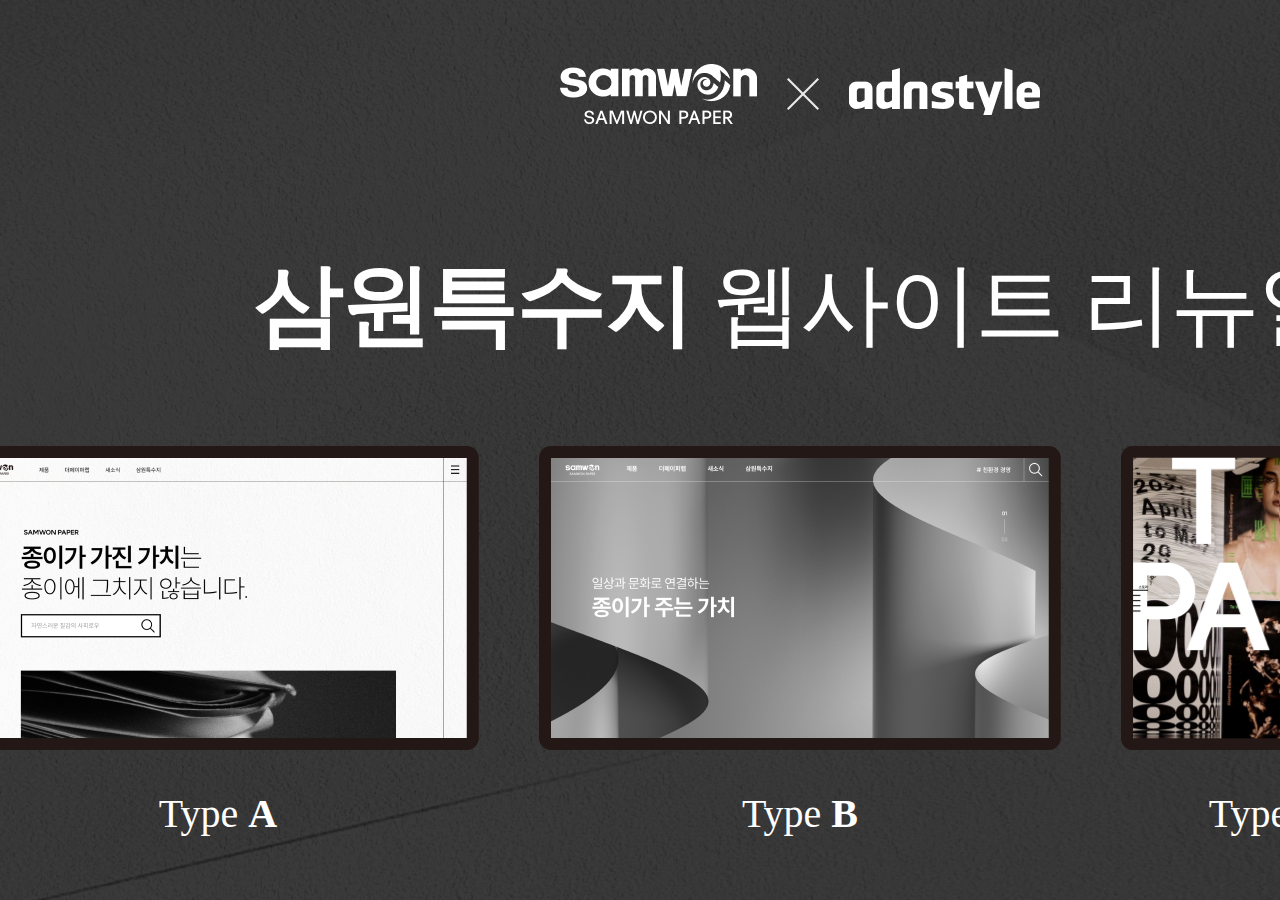
<file: index.html>
<!DOCTYPE html>
<html lang="ko">
<head>
	<meta charset="UTF-8">
	<meta http-equiv="X-UA-Compatible" content="ie=edge">
	<!-- <meta name="viewport" content="width=device-width, initial-scale=1.0, minimum-scale=1.0, maximum-scale=1.0, user-scalable=no,viewport-fit=cover"> -->
	<meta name="apple-mobile-web-app-capable" content="yes">
	<meta name="apple-mobile-web-app-status-bar-style" content="black-translucent">
	<meta name="format-detection" content="telephone=no">
	<link rel="shortcut icon" href="https://www.samwonpaper.com/images/common/favicon.ico">
	<link rel="shortcut icon" href="#" type="image/x-icon" />
	<meta name="description" content="최고의 종이전문가들이 최상의 선택을 지원합니다. 종이에 대한 모든 것, 삼원특수지" />
	<meta name="keywords" content="종이, 특수지, 디자인, 인쇄용지, 그래픽디자인, 그래픽디자인용지, 산업용지, 타이벡, 크라프트지, 얼스팩, 삼원페이퍼, 삼원종이, 페이퍼모어, 페이퍼모아, 페이퍼갤러리, 삼원갤러리, 삼원페이퍼갤러리, 에프에스씨, FSC, 친환경, 사탕수수, 비목재, 재생지, 코튼지, 색지, 두성, 두성종이, 인더페이퍼갤러리, 인더페이퍼, 서경, 지업사, 아트스퀘어, 파브리아노, 하네뮬레, 아르쉐, 아르쉬, 스케치북, 종이쇼핑몰, 명함, 카드, 택, 패키지, 레터프레스, 캘리그라피, 캘리, 판화, 판화지, 수채화, 수채화지, 한지, 합성지, 리소, 리소그래피, 장학재단, 삼원장학재단, 지헌장학재단, 아조위긴스, 아조, 니나, 페드리고니, 페드리, 시각디자인, 친환경종이, 식품인증, 식품인증종이, 종이케이스, 라벨, 인디고, 디지털프린트, 디지털프린팅, 제록스, 디쎈, 쇼핑백">
	<meta property="og:type" content="website" />
	<meta property="og:title" content="삼원특수지" />
	<meta property="og:url" content="https://www.samwonpaper.com" />
	<meta property="og:description" content="종이에 대한 모든 것, 삼원특수지" />
	<meta property="og:image" content="https://www.samwonpaper.com/m/images/temp/kakako_intro.png" />
	<meta name="robots" content="INDEX,FOLLOW" />
	<title>삼원특수지 제안</title>
	<style>
		/* reset */
		html, body, div, span, applet, object, iframe, h1, h2, h3, h4, h5, h6, p, blockquote, pre, a, abbr, acronym, address, big, cite, code, del, dfn, em, img, ins, kbd, q, s, samp, small, strike, strong, sub, sup, tt, var, b, u, i, center, dl, dt, dd, ol, ul, li, fieldset, form, label, legend, table, caption, tbody, tfoot, thead, tr, th, td, article, aside, canvas, details, embed, figure, figcaption, footer, header, hgroup, menu, nav, output, ruby, section, summary, time, mark, audio, video {
		margin: 0;
		padding: 0;
		border: 0;
		vertical-align: baseline;
		font-style: normal;
	}

	article, aside, details, figcaption, figure, footer, header, hgroup, menu, nav, section { display: block; }
	html, body {
		height: 100%;
		-webkit-text-size-adjust: none;
	}
	body, button, h1, h2, h3, h4, h5, h6, input, select, table, textarea {
		line-height: 1.5;
		color: inherit;
		font: inherit;
	}
	ol, ul, li { list-style: none; }
	a { color: inherit; text-decoration: none; }
	html, body {
  	height: 100%;
		font-weight: 400;
	}
	*, *:before, *:after { box-sizing: border-box; }
	body { background: url('./img/bg.webp') 50% 50% repeat; }
	.wrapper {
		display: flex;
		flex-direction: column;
		justify-content: center;
		align-items: center;
		min-height: 100vh;
		height: 100%;
		/* padding: 150px 0 0; */
		color: #fff;
		min-width: 1600px;
		/* background-size: cover; */
	}
	.str { font-weight: 700; }
	.logo {
		overflow: hidden;
		width: 480px;
		height: 0;
		max-height: 0;
		padding-top: 60px;
		background: url('./img/logo.png') 50% 50% no-repeat;
	}
	.title {
		margin-top: 120px;
		font-size: 90px;
		font-weight: 200;
		letter-spacing: -.15rem;
	}
	.landings {
		display: flex;
		justify-content: center;
		gap: 60px;
		width: 100%;
		margin-top: 80px;
	}
	.landings  .item {
		display: flex;
		flex-direction: column;
		gap: 40px;
		font-size: 40px;
		font-weight: 200;
		text-align: center;
	}
	
	.landings  .item .img {
		width: 522px;
		height: 304px;
		background-position: 50% 50%;
		background-repeat: no-repeat;
		background-size: cover;
	}
	</style>
<body>
<div class="wrapper">
  <h1 class="logo">SAMWON PAPER X adnstyle</h1>
	<div class="title"><strong class="str">삼원특수지</strong> 웹사이트 리뉴얼</div>
	<div class="landings">
		<a href="./a/index.html" target="_blank" class="item">
			<span class="img" style="background-image: url('./img/img1.png');"></span>
			<span>Type <strong class="str">A</strong></span>
		</a>
		<a href="./b/index.html" target="_blank" class="item">
			<span class="img" style="background-image: url('./img/img2.png');"></span>
			<span>Type <strong class="str">B</strong></span>
		</a>
		<a href="./c/index.html" target="_blank" class="item">
			<span class="img" style="background-image: url('./img/img3.png');"></span>
			<span>Type <strong class="str">The Paper Lab</strong></span>
		</a>
	</div>
  
</div>	
</body>
</html>
</file>
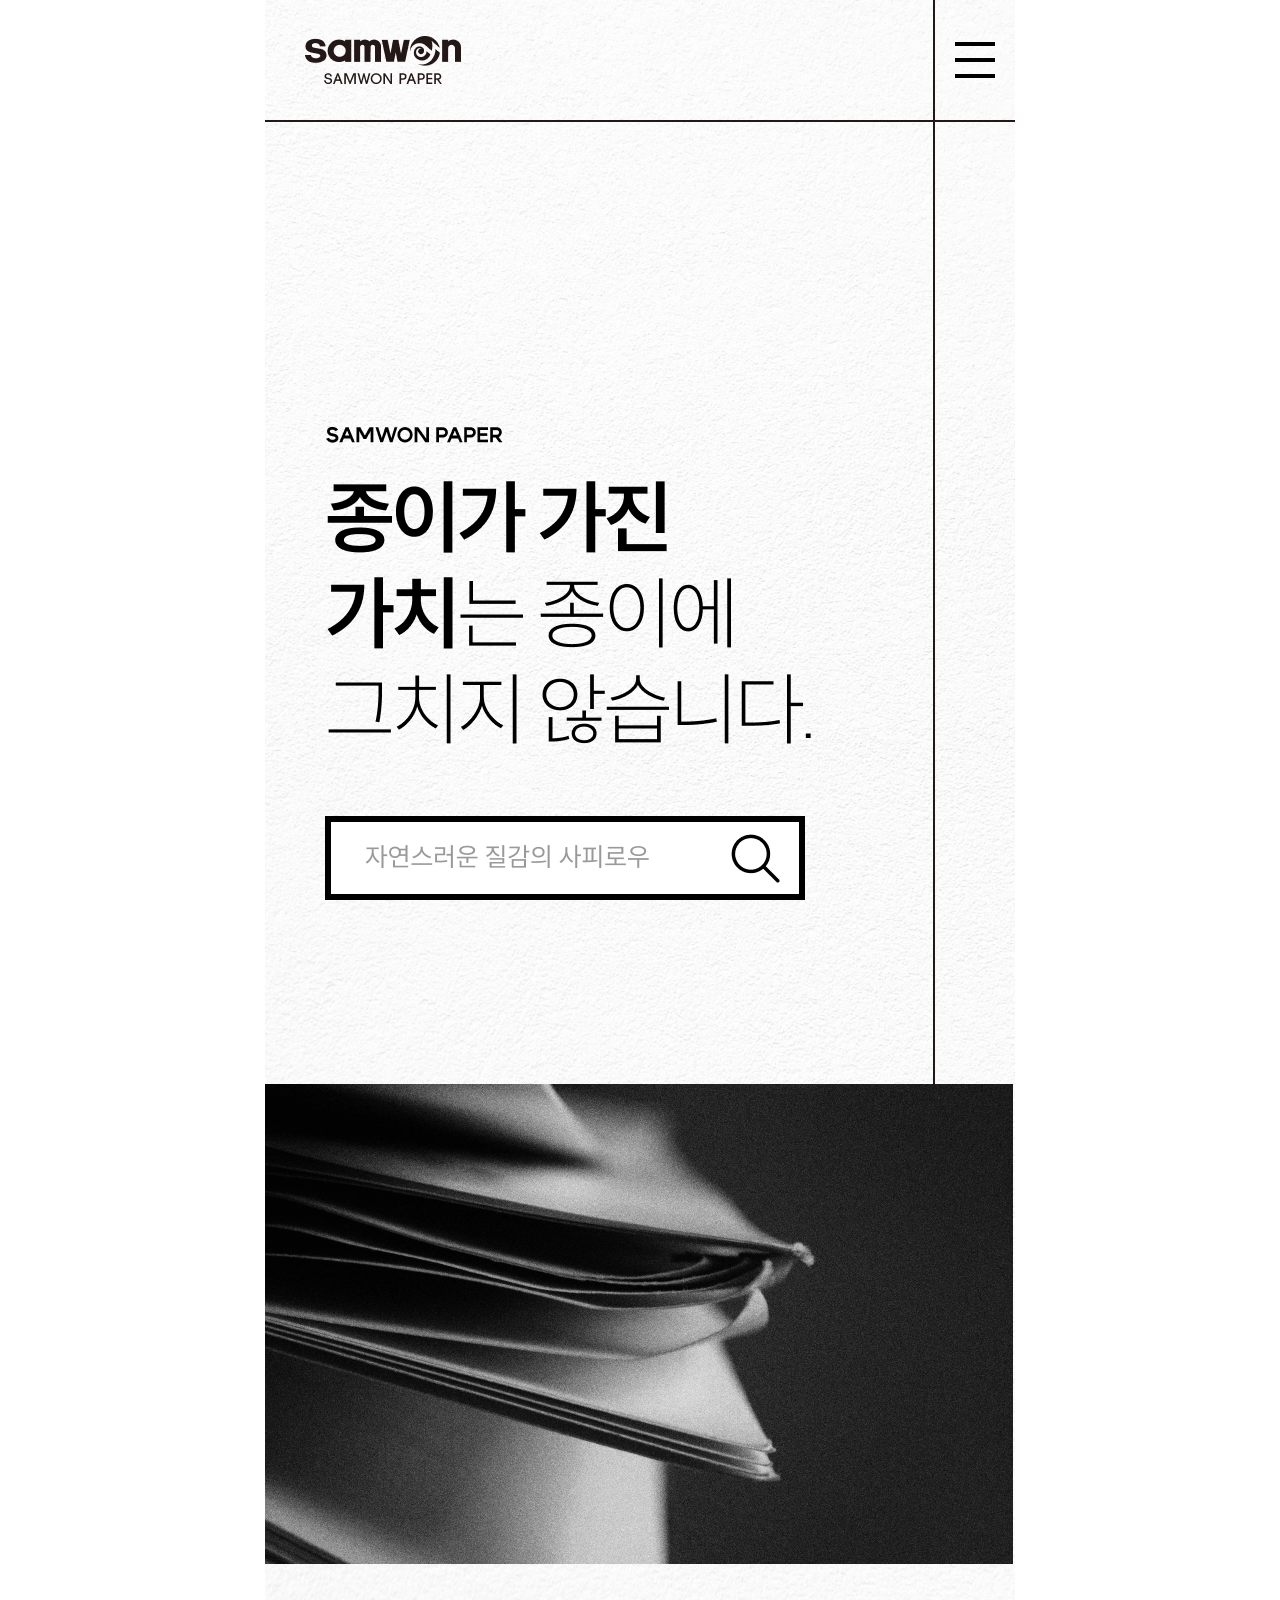
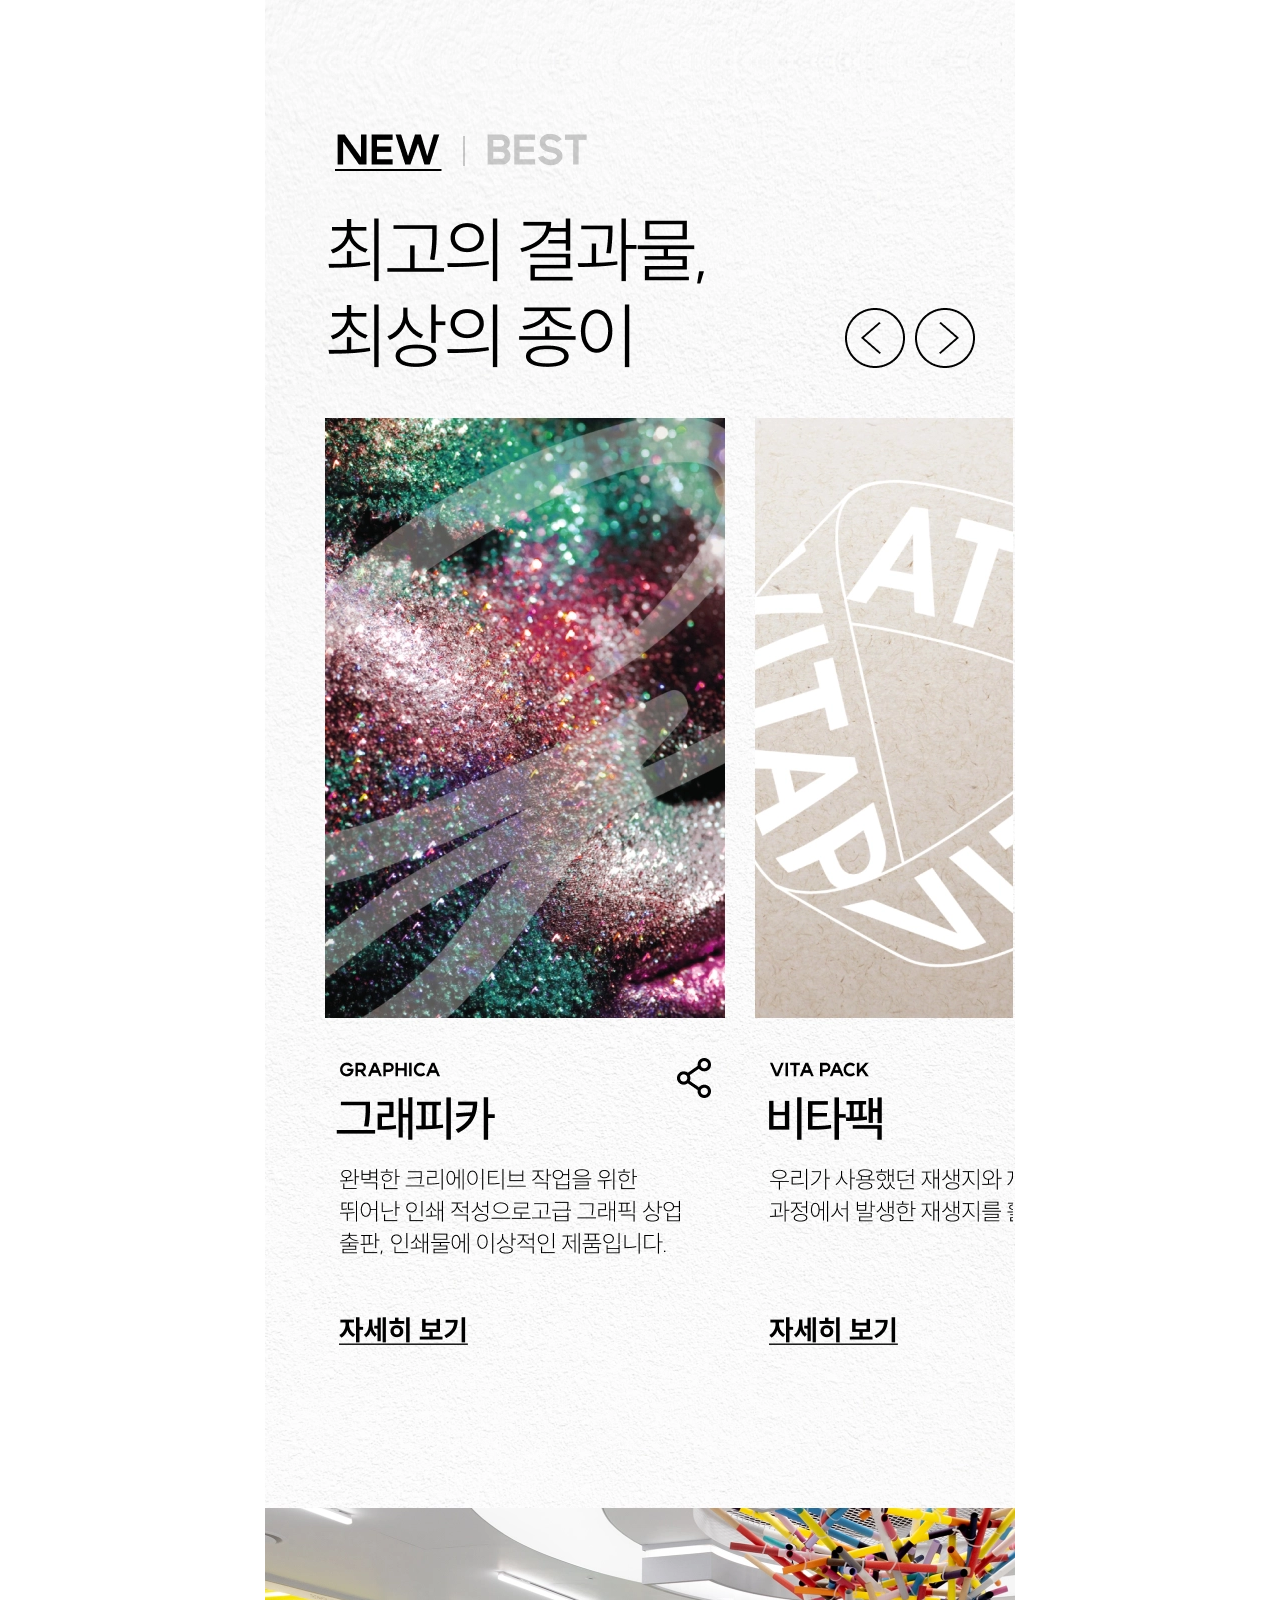
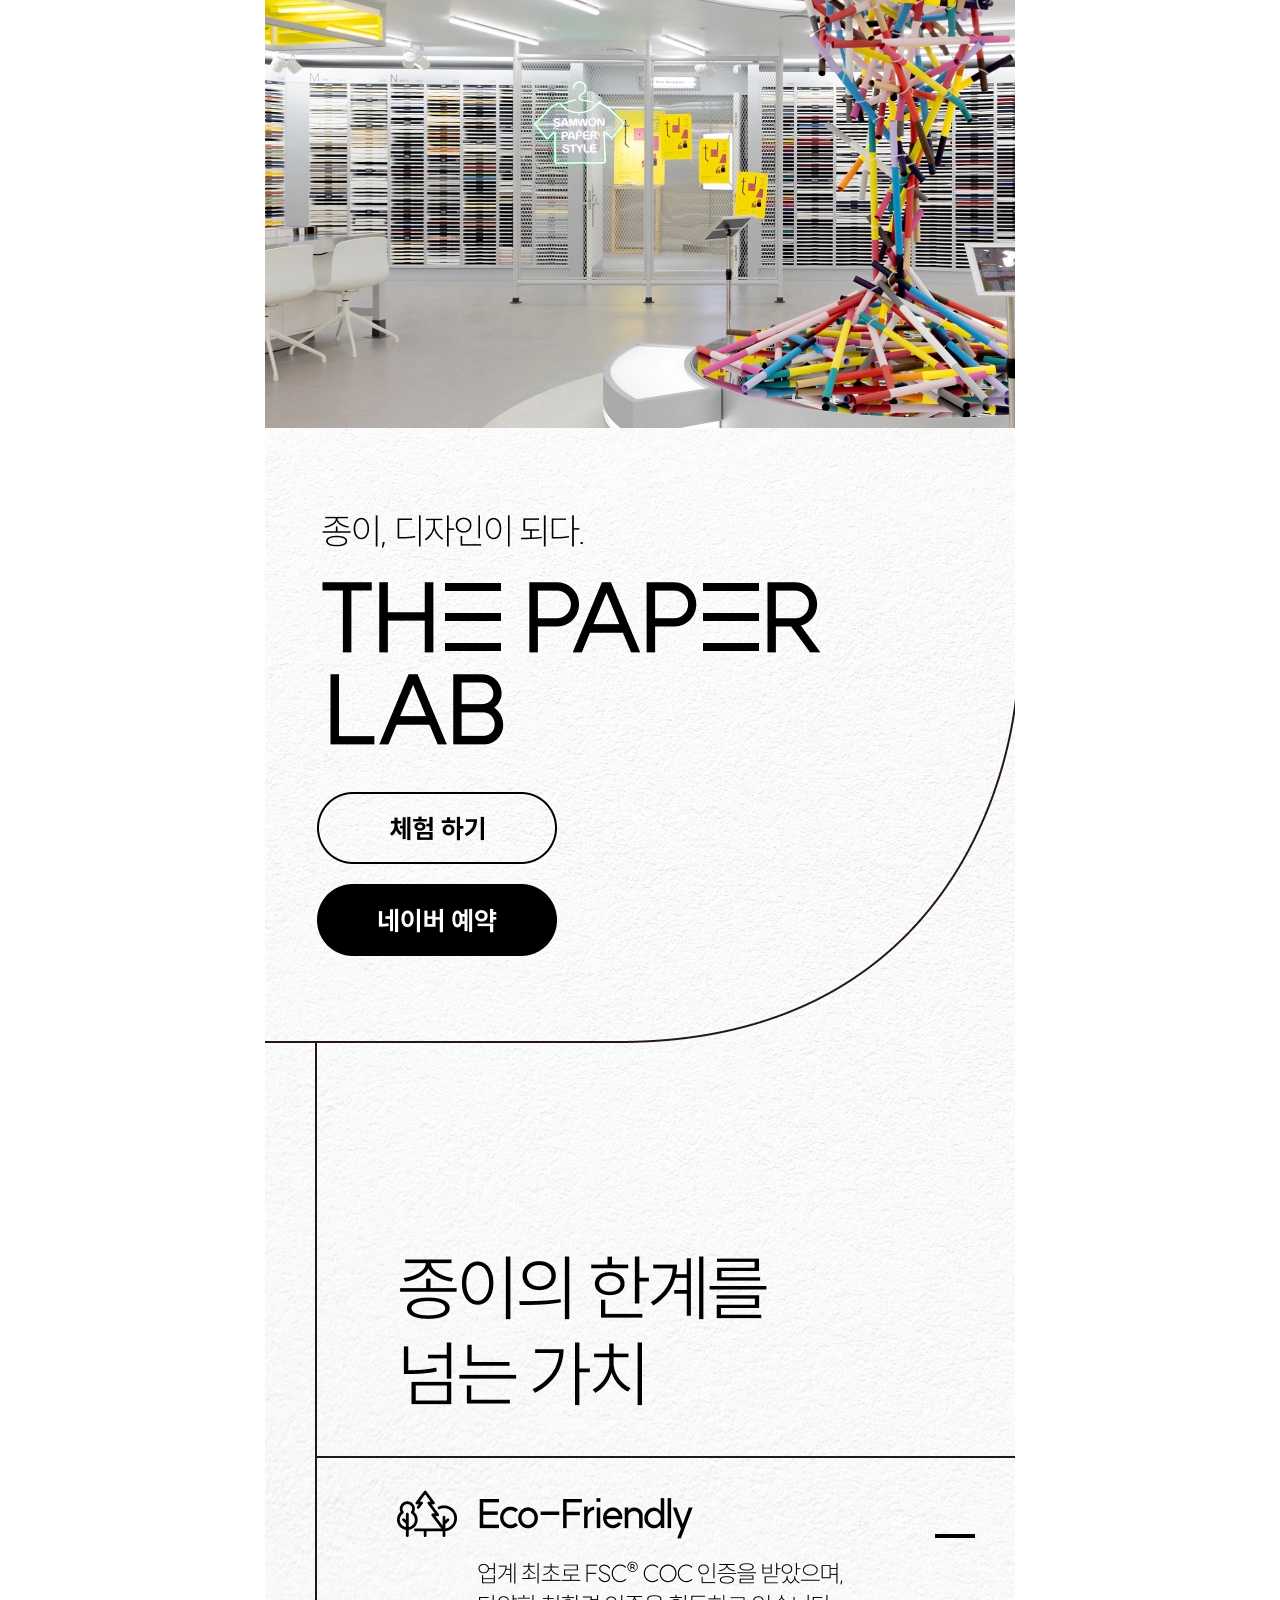
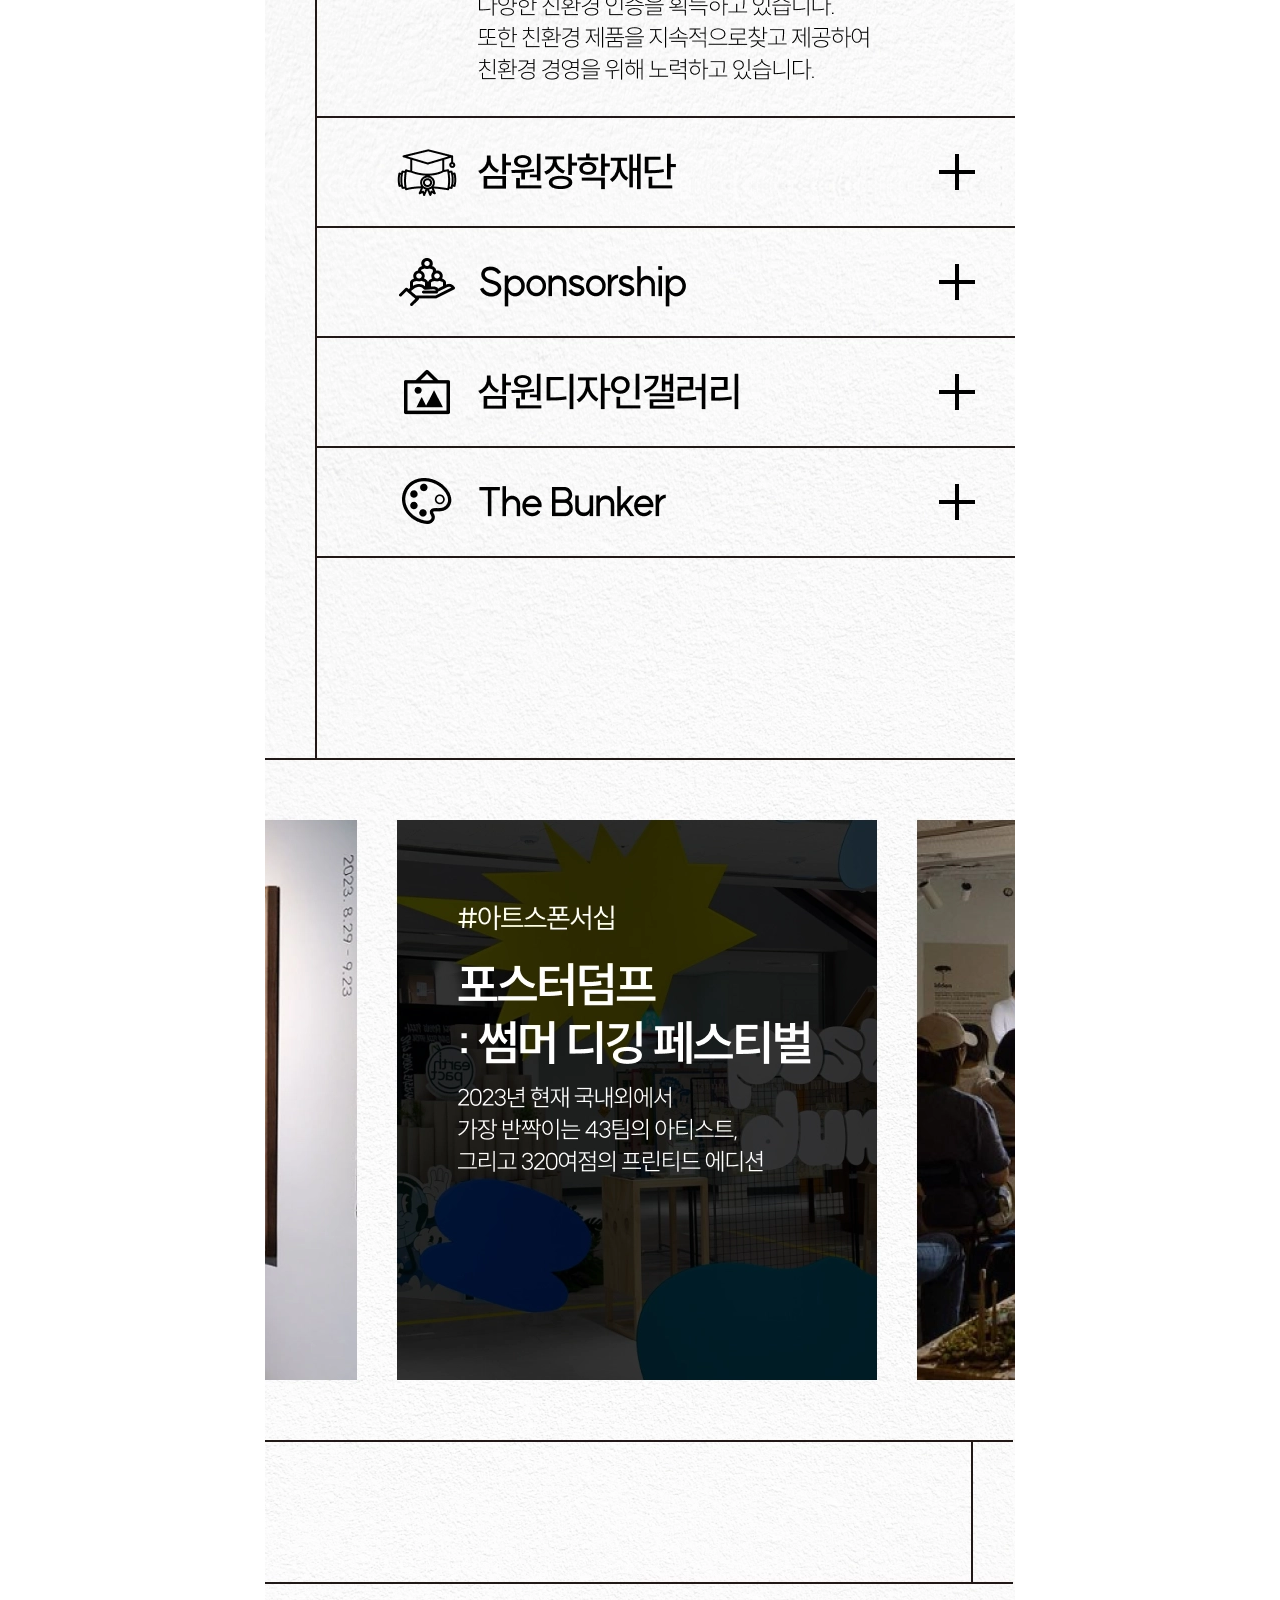
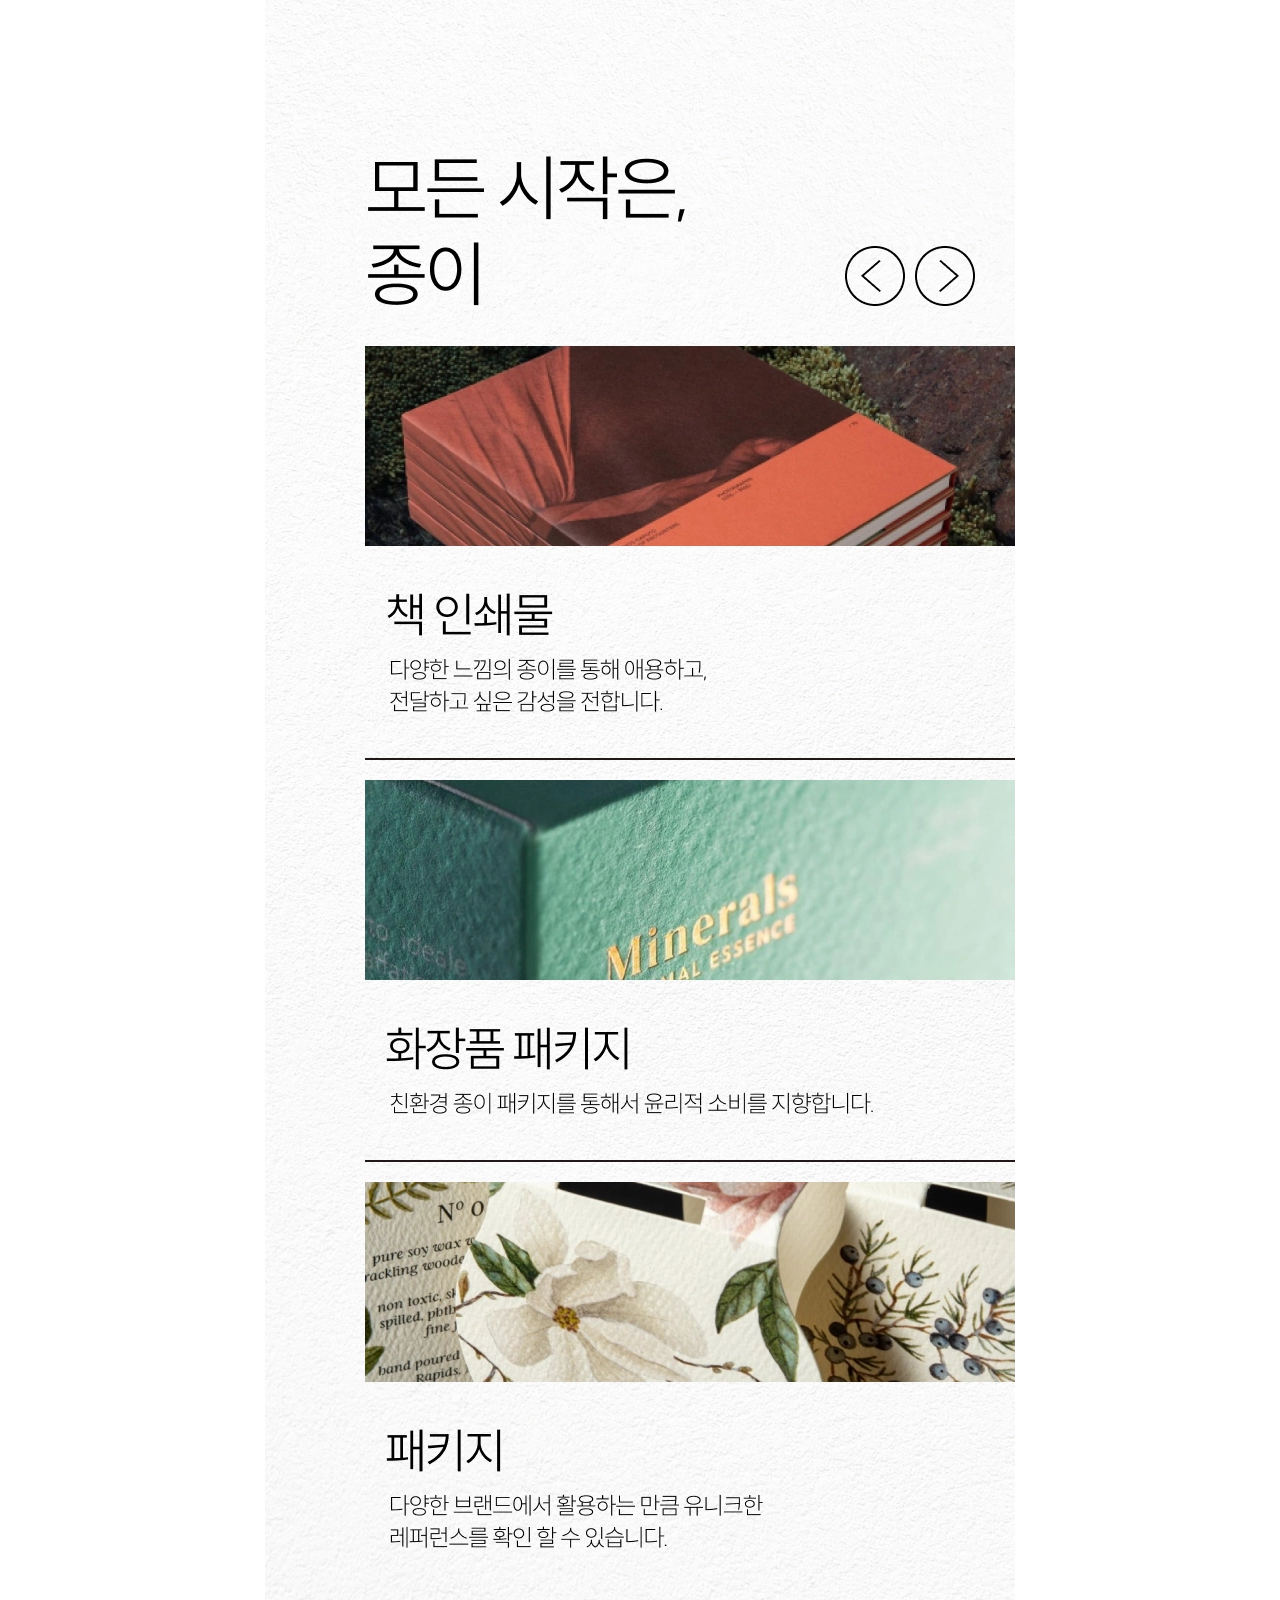
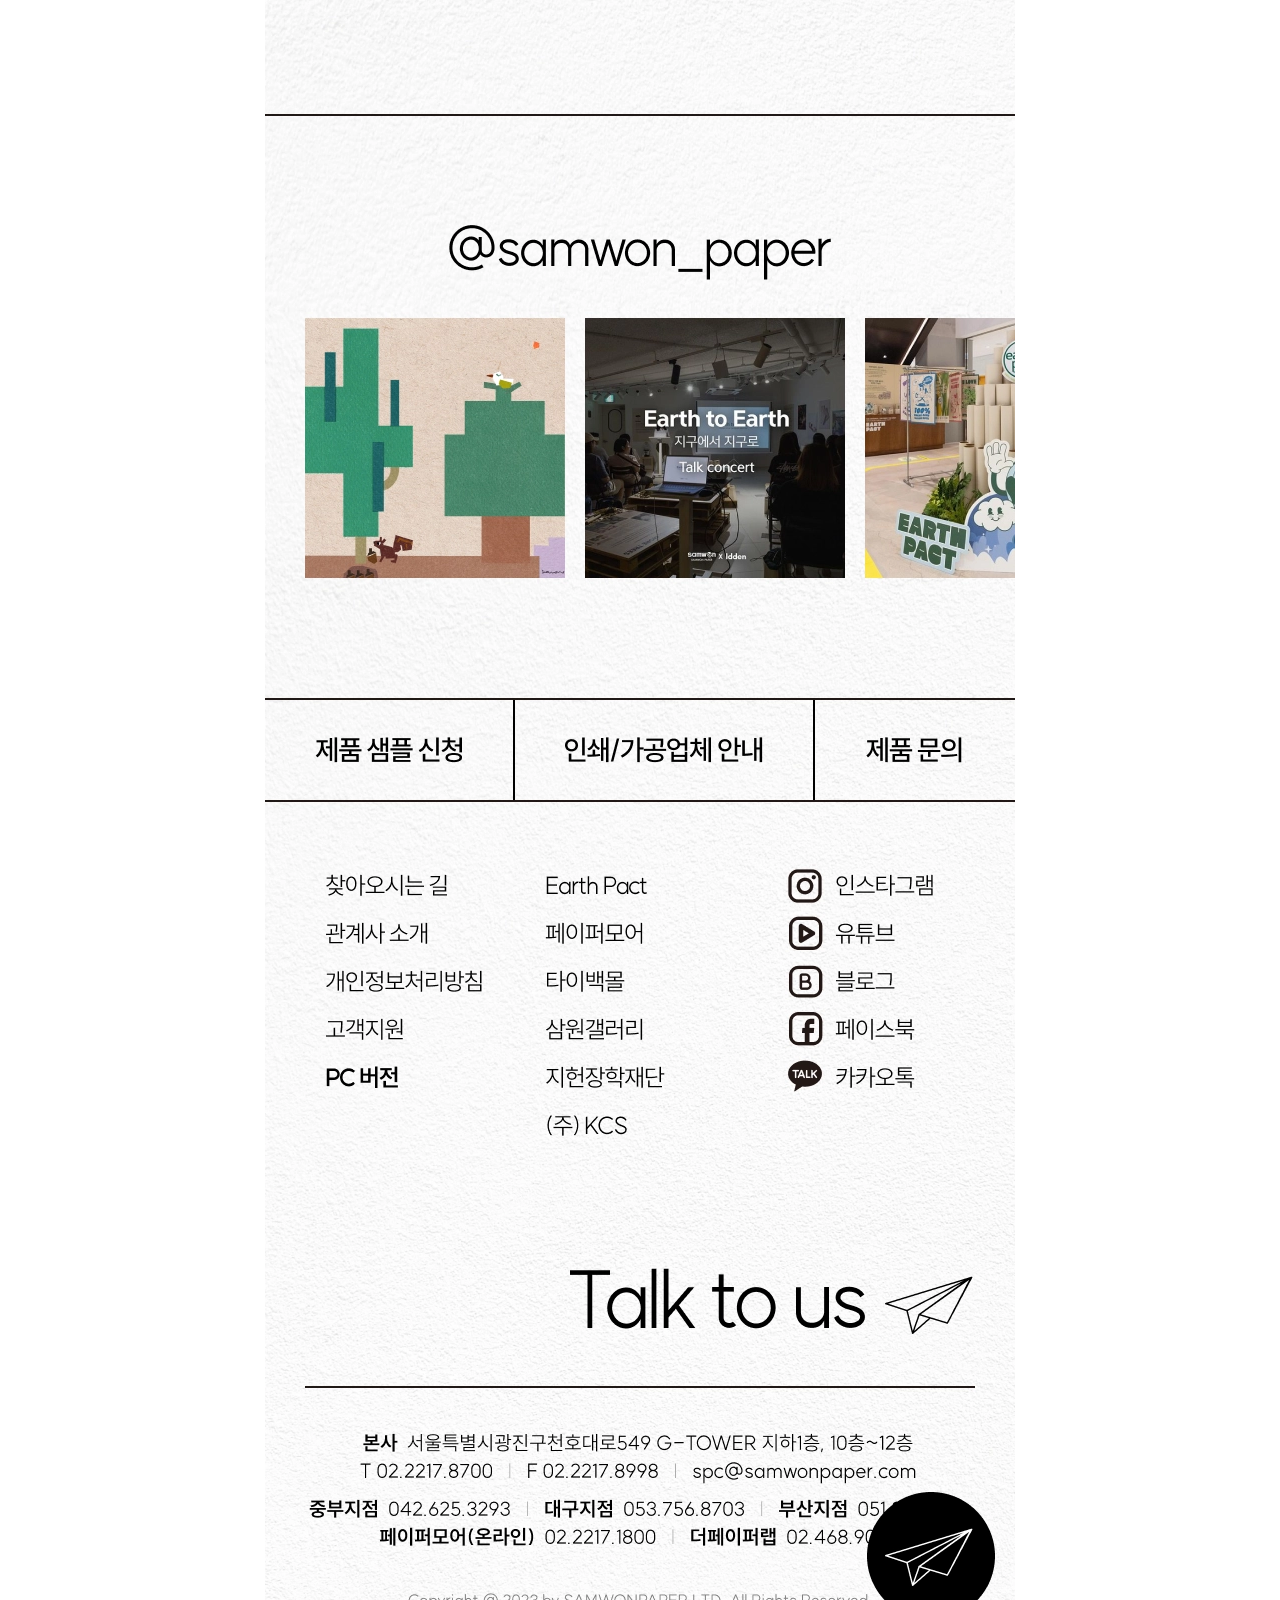
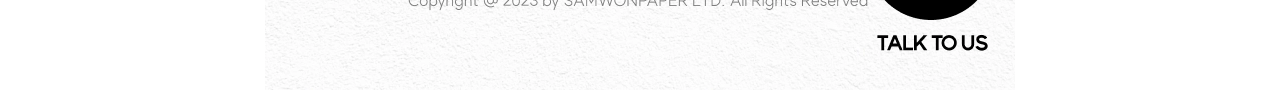
<file: a/mob-index.html>
<!DOCTYPE html>
<html lang="ko">
<head>
	<meta charset="UTF-8">
	<meta http-equiv="X-UA-Compatible" content="ie=edge">
	<!-- <meta name="viewport" content="width=device-width, initial-scale=1.0, minimum-scale=1.0, maximum-scale=1.0, user-scalable=no,viewport-fit=cover"> -->
	<meta name="apple-mobile-web-app-capable" content="yes">
	<meta name="apple-mobile-web-app-status-bar-style" content="black-translucent">
	<meta name="format-detection" content="telephone=no">
	<link rel="shortcut icon" href="https://www.samwonpaper.com/images/common/favicon.ico">
	<link rel="shortcut icon" href="#" type="image/x-icon" />
	<meta name="description" content="최고의 종이전문가들이 최상의 선택을 지원합니다. 종이에 대한 모든 것, 삼원특수지" />
	<meta name="keywords" content="종이, 특수지, 디자인, 인쇄용지, 그래픽디자인, 그래픽디자인용지, 산업용지, 타이벡, 크라프트지, 얼스팩, 삼원페이퍼, 삼원종이, 페이퍼모어, 페이퍼모아, 페이퍼갤러리, 삼원갤러리, 삼원페이퍼갤러리, 에프에스씨, FSC, 친환경, 사탕수수, 비목재, 재생지, 코튼지, 색지, 두성, 두성종이, 인더페이퍼갤러리, 인더페이퍼, 서경, 지업사, 아트스퀘어, 파브리아노, 하네뮬레, 아르쉐, 아르쉬, 스케치북, 종이쇼핑몰, 명함, 카드, 택, 패키지, 레터프레스, 캘리그라피, 캘리, 판화, 판화지, 수채화, 수채화지, 한지, 합성지, 리소, 리소그래피, 장학재단, 삼원장학재단, 지헌장학재단, 아조위긴스, 아조, 니나, 페드리고니, 페드리, 시각디자인, 친환경종이, 식품인증, 식품인증종이, 종이케이스, 라벨, 인디고, 디지털프린트, 디지털프린팅, 제록스, 디쎈, 쇼핑백">
	<meta property="og:type" content="website" />
	<meta property="og:title" content="삼원특수지" />
	<meta property="og:url" content="https://www.samwonpaper.com" />
	<meta property="og:description" content="종이에 대한 모든 것, 삼원특수지" />
	<meta property="og:image" content="https://www.samwonpaper.com/m/images/temp/kakako_intro.png" />
	<meta name="robots" content="INDEX,FOLLOW" />
	<link rel="stylesheet" href="./css/main.css">
	<title>삼원특수지 모바일</title>
	<body style="background: #fff;">
		<div class="mob-wrapper">
			<a href="./index.html" target="_blank" class="btn-pc-view ir">PC 버전 보기</a>
			<img src="./img/main/mob-main.webp" alt="" style="width: 100%;">
		</div>	
	</body>
</html>
</file>
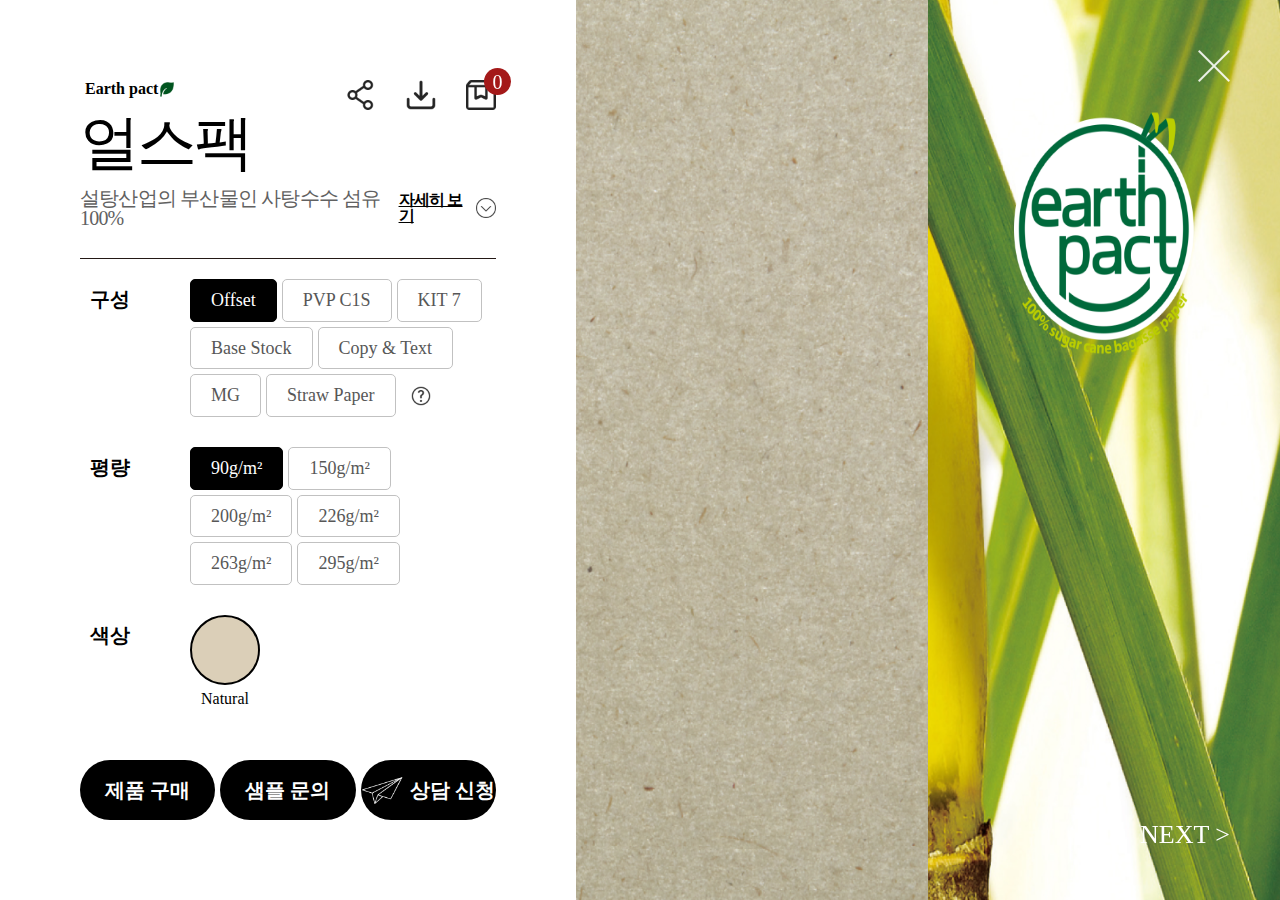
<file: a/sub.html>
<!DOCTYPE html>
<html lang="ko">
  <head>
    <meta charset="UTF-8" />
    <meta http-equiv="X-UA-Compatible" content="ie=edge" />
    <!-- <meta name="viewport" content="width=device-width, initial-scale=1.0, minimum-scale=1.0, maximum-scale=1.0, user-scalable=no,viewport-fit=cover"> -->
    <meta name="apple-mobile-web-app-capable" content="yes" />
    <meta name="apple-mobile-web-app-status-bar-style" content="black-translucent" />
    <meta name="format-detection" content="telephone=no" />
    <link rel="shortcut icon" href="./img/favicon.ico" />
    <link rel="shortcut icon" href="#" type="image/x-icon" />
    <meta name="description" content="최고의 종이전문가들이 최상의 선택을 지원합니다. 종이에 대한 모든 것, 삼원특수지" />
    <meta name="keywords" content="종이, 특수지, 디자인, 인쇄용지, 그래픽디자인, 그래픽디자인용지, 산업용지, 타이벡, 크라프트지, 얼스팩, 삼원페이퍼, 삼원종이, 페이퍼모어, 페이퍼모아, 페이퍼갤러리, 삼원갤러리, 삼원페이퍼갤러리, 에프에스씨, FSC, 친환경, 사탕수수, 비목재, 재생지, 코튼지, 색지, 두성, 두성종이, 인더페이퍼갤러리, 인더페이퍼, 서경, 지업사, 아트스퀘어, 파브리아노, 하네뮬레, 아르쉐, 아르쉬, 스케치북, 종이쇼핑몰, 명함, 카드, 택, 패키지, 레터프레스, 캘리그라피, 캘리, 판화, 판화지, 수채화, 수채화지, 한지, 합성지, 리소, 리소그래피, 장학재단, 삼원장학재단, 지헌장학재단, 아조위긴스, 아조, 니나, 페드리고니, 페드리, 시각디자인, 친환경종이, 식품인증, 식품인증종이, 종이케이스, 라벨, 인디고, 디지털프린트, 디지털프린팅, 제록스, 디쎈, 쇼핑백" />
    <meta property="og:type" content="website" />
    <meta property="og:title" content="삼원특수지" />
    <meta property="og:url" content="https://www.samwonpaper.com" />
    <meta property="og:description" content="종이에 대한 모든 것, 삼원특수지" />
    <meta property="og:image" content="./img/kakako_intro.png" />
    <meta name="robots" content="INDEX,FOLLOW" />
    <title>삼원특수지 제안 A타입</title>
    <link rel="stylesheet" href="./js/lib/swiper-bundle.min.css" />
    <link rel="stylesheet" href="../font/fonts.css" />
    <link rel="stylesheet" href="./css/sub.css" />
    <script defer src="./js/lib/swiper-bundle.min.js"></script>
    <script defer src="./js/sub.js"></script>
  </head>
  <body>
    <div class="sub-container">
      <div class="content-box">
        <div class="sub-main">
          <div class="title-container">
            <div class="sub-header">
              <span class="title-sub">Earth pact</span>
              <h2 class="title">얼스팩</h2>
              <div class="desc">
                <p>설탕산업의 부산물인 사탕수수 섬유 100%</p>
                <a href="#infoBox" class="btn-move">자세히 보기</a>
              </div>
              <ul class="util-list">
                <li>
                  <button type="button" class="btn-share"><span class="hide">공유</span></button>
                </li>
                <li>
                  <button type="button" class="btn-download"><span class="hide">다운로드</span></button>
                </li>
                <li>
                  <button type="button" class="btn-add">
                    <span class="hide">담은 갯수</span><span class="add-count"><span class="num">0</span></span>
                  </button>
                </li>
              </ul>
            </div>
            <div class="option-box">
              <div class="row composition">
                <div class="title">구성</div>
                <div class="select-list">
                  <div class="item"><button type="button" class="btn-select-option" data-option="Offset">Offset</button></div>
                  <div class="item"><button type="button" class="btn-select-option" data-option="PVP C1S">PVP C1S</button></div>
                  <div class="item"><button type="button" class="btn-select-option" data-option="KIT 7">KIT 7</button></div>
                  <div class="item"><button type="button" class="btn-select-option" data-option="Base Stock">Base Stock</button></div>
                  <div class="item"><button type="button" class="btn-select-option" data-option="Copy & Text">Copy & Text</button></div>
                  <div class="item"><button type="button" class="btn-select-option" data-option="MG">MG</button></div>
                  <div class="item"><button type="button" class="btn-select-option" data-option="Straw Paper">Straw Paper</button></div>
                  <div class="tooltip pvp-c1s">
                    <div class="tooltip-mark"><img src="./img/sub/icon-question.png" alt="" /></div>
                    <div class="tooltip-content">
                      <span class="title">PVP C1S</span>
                      <div class="content">
                        <p class="content">내추럴한 뒷면과 백색 코팅면의 뛰어난 인쇄성으로 품격 있는 다양한 제작물 구현</p>
                        <p>사이즈(mm) 790x1,091(세로결), 636x940(세로결), Roll(1091, 940, 790, 640)W</p>
                      </div>
                      <button type="button" class="btn-close"><span class="hide">닫기</span></button>
                    </div>
                  </div>
                </div>
              </div>
              <div class="row are">
                <div class="title">평량</div>
                <ul id="areaOptionList" class="select-list"></ul>
              </div>
              <div class="row color">
                <div class="title">색상</div>
                <ul class="color-list">
                  <li class="item"><button type="button" class="btn-select-color natural is-active">Natural</button></li>
                  <li class="item"><button type="button" class="btn-select-color white">White</button></li>
                </ul>
              </div>
              <div class="row">
                <div class="title use">용도</div>
                <span class="desc">파일폴더, 북커버, 쇼핑백, 브로슈어, 노트, 택, 식품 및 패키지용 등</span>
              </div>
              <div class="row">
                <div class="title">환경마크</div>
                <ul class="eco-list">
                  <li>
                    <img src="./img/sub/icon-eco01.png" alt="" />
                    <span>식품<br />접촉인증</span>
                  </li>
                  <li>
                    <img src="./img/sub/icon-eco02.png" alt="" />
                    <span>사탕수수<br />부산물 펄프</span>
                  </li>
                  <li>
                    <img src="./img/sub/icon-eco03.png" alt="" />
                    <span>비목재</span>
                  </li>
                </ul>
              </div>
              <div class="row">
                <ul class="tip-list">
                  <li class="item">
                    <span>인쇄 TIP</span>
                    <div class="tooltip">
                      <div class="tooltip-mark"><img src="./img/sub/icon-question.png" alt="" /></div>
                    </div>
                  </li>
                  <li class="item">
                    <span>가공 TIP</span>
                    <div class="tooltip">
                      <div class="tooltip-mark"><img src="./img/sub/icon-question.png" alt="" /></div>
                    </div>
                  </li>
                </ul>
              </div>
            </div>
          </div>
          <div id="infoBox" class="info-box">
            <img src="./img/sub/content-info.png" alt="" />
          </div>
        </div>
        <div class="sub-footer">
          <button type="button" class="btn-cta">제품 구매</button>
          <button type="button" class="btn-cta">샘플 문의</button>
          <button type="button" class="btn-cta consulting">상담 신청</button>
        </div>
      </div>
      <div class="banner-box">
        <div class="swiper-container main-slider">
          <div class="swiper-wrapper">
            <div class="swiper-slide">
              <div class="img-box color-info"><img src="./img/sub/banner01-natural-narrow.png" alt="Image 1" /></div>
            </div>
            <div class="swiper-slide">
              <div class="img-box"><img src="./img/sub/banner02-narrow.png" alt="Image 2" /></div>
            </div>
            <div class="swiper-slide">
              <div class="img-box"><img src="./img/sub/banner03-narrow.png" alt="Image 3" /></div>
            </div>
            <div class="swiper-slide">
              <div class="img-box"><img src="./img/sub/banner04-narrow.png" alt="Image 4" /></div>
            </div>
          </div>
        </div>
        <div class="swiper-container sub-slider">
          <div class="swiper-wrapper">
            <div class="swiper-slide">
              <div class="img-box"><img src="./img/sub/banner02-narrow.png" alt="Image 2" /></div>
            </div>
            <div class="swiper-slide">
              <div class="img-box"><img src="./img/sub/banner03-narrow.png" alt="Image 3" /></div>
            </div>
            <div class="swiper-slide">
              <div class="img-box"><img src="./img/sub/banner04-narrow.png" alt="Image 4" /></div>
            </div>
            <div class="swiper-slide">
              <div class="img-box color-info"><img src="./img/sub/banner01-natural-narrow.png" alt="Image 1" /></div>
            </div>
          </div>
        </div>
        <button type="button" class="btn-next">NEXT ></button>
      </div>
    </div>
    <div class="fullscreen-box">
      <div class="slider-box">
        <div class="swiper-container full-slider">
          <div class="swiper-wrapper">
            <div class="swiper-slide">
              <div class="img-box full-color-info"><img src="./img/sub/banner01-natural-wide.png" alt="" /></div>
            </div>
            <div class="swiper-slide">
              <div class="img-box"><img src="./img/sub/banner02-wide.png" alt="" /></div>
            </div>
            <div class="swiper-slide">
              <div class="img-box"><img src="./img/sub/banner03-wide.png" alt="" /></div>
            </div>
            <div class="swiper-slide">
              <div class="img-box"><img src="./img/sub/banner04-wide.png" alt="" /></div>
            </div>
          </div>
        </div>
      </div>
      <div class="thumbnail-box">
        <ul class="thumbnail-list">
          <li class="item is-active">
            <div class="img-box thumb-color"><img src="./img/sub/thumb01.png" alt="" /></div>
          </li>
          <li class="item">
            <div class="img-box"><img src="./img/sub/thumb02.png" alt="" /></div>
          </li>
          <li class="item">
            <div class="img-box"><img src="./img/sub/thumb03.png" alt="" /></div>
          </li>
          <li class="item">
            <div class="img-box"><img src="./img/sub/thumb04.png" alt="" /></div>
          </li>
        </ul>
      </div>
      <button type="button" class="btn-close close-slide">Close</button>
    </div>
    <a class="go-to-main" href="./index.html"><span class="hide">메인 바로가기</span></a>
  </body>
</html>
</file>
<file: font/fonts.css>
/* SUIT */
@font-face {
	font-family: 'SUIT';
	font-weight: 100;
	src:
		url('./SUIT-Thin.woff2') format('woff2');
		
}
@font-face {
	font-family: 'SUIT';
	font-weight: 200;
	src:
		url('./SUIT-ExtraLight.woff2') format('woff2');
}

@font-face {
	font-family: 'SUIT';
	font-weight: 300;
	src:
		url('./SUIT-Light.woff2') format('woff2');
}
@font-face {
	font-family: 'SUIT';
	font-weight: 400;
	src:
		url('./SUIT-Regular.woff2') format('woff2');
}
@font-face {
	font-family: 'SUIT';
	font-weight: 500;
	src:
		url('./SUIT-Medium.woff2') format('woff2');
}
@font-face {
	font-family: 'SUIT';
	font-weight: 600;
	src:
		url('./SUIT-SemiBold.woff2') format('woff2');
}
@font-face {
	font-family: 'SUIT';
	font-weight: 700;
	src:
		url('./SUIT-Bold.woff2') format('woff2');
}
@font-face {
	font-family: 'SUIT';
	font-weight: 800;
	src:
		url('./SUIT-ExtraBold.woff2') format('woff2');
}
@font-face {
	font-family: 'SUIT';
	font-weight: 900;
	src:
		url('./SUIT-Heavy.woff2') format('woff2')
}
</file>
<file: a/css/main.css>
/*! normalize.css v8.0.1 | MIT License | github.com/necolas/normalize.css */html{line-height:1.15;-webkit-text-size-adjust:100%}body{margin:0}main{display:block}h1{font-size:2em;margin:.67em 0}hr{-webkit-box-sizing:content-box;box-sizing:content-box;height:0;overflow:visible}pre{font-family:monospace,monospace;font-size:1em}a{background-color:rgba(0,0,0,0)}abbr[title]{border-bottom:none;text-decoration:underline;-webkit-text-decoration:underline dotted;text-decoration:underline dotted}b,strong{font-weight:bolder}code,kbd,samp{font-family:monospace,monospace;font-size:1em}small{font-size:80%}sub,sup{font-size:75%;line-height:0;position:relative;vertical-align:baseline}sub{bottom:-0.25em}sup{top:-0.5em}img{border-style:none}button,input,optgroup,select,textarea{font-family:inherit;font-size:100%;line-height:1.15;margin:0}button,input{overflow:visible}button,select{text-transform:none}button,[type=button],[type=reset],[type=submit]{-webkit-appearance:button;-moz-appearance:button;appearance:button;background:inherit;border:none;-webkit-box-shadow:none;box-shadow:none;border-radius:0;padding:0;overflow:visible;cursor:pointer}button::-moz-focus-inner,[type=button]::-moz-focus-inner,[type=reset]::-moz-focus-inner,[type=submit]::-moz-focus-inner{border-style:none;padding:0}button:-moz-focusring,[type=button]:-moz-focusring,[type=reset]:-moz-focusring,[type=submit]:-moz-focusring{outline:1px dotted ButtonText}fieldset{padding:.35em .75em .625em}legend{-webkit-box-sizing:border-box;box-sizing:border-box;color:inherit;display:table;max-width:100%;padding:0;white-space:normal}progress{vertical-align:baseline}textarea{overflow:auto}[type=checkbox],[type=radio]{-webkit-box-sizing:border-box;box-sizing:border-box;padding:0}[type=number]::-webkit-inner-spin-button,[type=number]::-webkit-outer-spin-button{height:auto}[type=search]{-webkit-appearance:textfield;-moz-appearance:textfield;appearance:textfield;outline-offset:-2px}[type=search]::-webkit-search-decoration{-webkit-appearance:none}::-webkit-file-upload-button{-webkit-appearance:button;font:inherit}details{display:block}summary{display:list-item}template{display:none}[hidden]{display:none}*,*:before,*:after{-webkit-box-sizing:border-box;box-sizing:border-box}ol,ul{list-style:none;margin:0;padding:0}a{color:#000;text-decoration:none;outline:none}a:hover,a:active{text-decoration:none;color:#000}html,body{height:100%}body{font-family:"SUIT";font-weight:400;color:#000}.ir{overflow:hidden;height:0;max-height:0}body{background:#fff url("../img/main/bg-main.webp") 50% 0 repeat-y}body.sticky-section{background-attachment:fixed}.obj{position:absolute;display:inline-block}.txt-line{overflow:hidden}.txt-line .txt{display:inline-block}.btn-arrow{display:inline-block;width:70px;padding-top:70px}.btn-arrow.small{width:50px;padding-top:50px}.btn-arrow.small.prev.black{background:url("../img/main/icon-prev3.png") 50% 50% no-repeat}.btn-arrow.small.next.black{background:url("../img/main/icon-next3.png") 50% 50% no-repeat}.btn-arrow.prev.white{background:url("../img/main/icon-prev1.png") 50% 50% no-repeat}.btn-arrow.next.white{background:url("../img/main/icon-next1.png") 50% 50% no-repeat}.btn-arrow.prev.black{background:url("../img/main/icon-prev2.png") 50% 50% no-repeat}.btn-arrow.next.black{background:url("../img/main/icon-next2.png") 50% 50% no-repeat}.btn-group{display:-webkit-box;display:-ms-flexbox;display:flex}.btn-group .swiper-button-prev,.btn-group .swiper-button-next{position:static}.wrapper{position:relative;display:-webkit-box;display:-ms-flexbox;display:flex;-webkit-box-orient:vertical;-webkit-box-direction:normal;-ms-flex-direction:column;flex-direction:column;min-height:100%;min-width:1740px;overflow-x:hidden}.main-container{-webkit-box-flex:1;-ms-flex-positive:1;flex-grow:1}.header{position:fixed;top:0;left:0;z-index:99;width:100%;background:#fff url("../img/main/bg-main.webp") 0 0 repeat-x}.header>.wrap{position:relative;display:-webkit-box;display:-ms-flexbox;display:flex;-webkit-box-align:center;-ms-flex-align:center;align-items:center;width:100%;height:91px;padding:0 0 0 40px}.header .logo{display:inline-block;width:130px;padding-top:40px;background:url("../img/main/logo.png") 0 0 no-repeat}.header .btn-menu{position:absolute;top:25px;right:29px;display:inline-block;width:32px;padding-top:32px;background:url("../img/main/icon-menu.png") 0 0 no-repeat}.header .gnb{margin-left:100px}.header .menu{display:-webkit-box;display:-ms-flexbox;display:flex;gap:60px;font-size:22px}.header .menu li{line-height:1}.header .header-path{position:absolute;bottom:0;left:0;width:100%}.header .search-box{opacity:0;position:absolute;top:-40px;left:calc(100% - 630px)}.footer{-ms-flex-negative:0;flex-shrink:0}.footer .utils{position:relative;display:-webkit-box;display:-ms-flexbox;display:flex;-webkit-box-pack:center;-ms-flex-pack:center;justify-content:center;-webkit-box-align:center;-ms-flex-align:center;align-items:center;gap:329px;height:100px;border-top:1px solid #231815;border-bottom:1px solid #231815;font-size:28px;font-weight:500px}.footer .utils::before,.footer .utils::after{content:"";display:inline-block;position:absolute;top:0;left:50%;width:1px;height:100%;background-color:#231815}.footer .utils::before{-webkit-transform:translate(-240px, 0);transform:translate(-240px, 0)}.footer .utils::after{-webkit-transform:translate(290px, 0);transform:translate(290px, 0)}.footer>.wrap{display:-webkit-box;display:-ms-flexbox;display:flex;-webkit-box-orient:vertical;-webkit-box-direction:normal;-ms-flex-direction:column;flex-direction:column;padding:100px 90px 60px;width:100%}.footer .sitemap{position:relative;width:667px;margin-left:130px;padding-top:260px;background:url("../img/main/img-footer1.png") 0 0 no-repeat}.footer .sitemap .btn-mob-view{position:absolute;top:186px;left:0;width:144px;padding-top:24px}.footer .talktous{width:100%;padding-top:107px;margin-top:156px;background:url("../img/main/img-footer2.png") calc(100% - 110px) 0 no-repeat}.footer .info{display:-webkit-box;display:-ms-flexbox;display:flex;-webkit-box-pack:end;-ms-flex-pack:end;justify-content:flex-end;margin-top:40px;padding:30px 110px 0 0;border-top:1px solid #231815}.footer .info .copyright{width:916px;padding-top:104px;background:url("../img/main/img-footer3.png") 0 0 no-repeat}.search{position:relative;width:540px;height:90px;border:5px solid #000;margin-top:40px;background-color:#fff}.search input[type=text]{display:inline-block;width:calc(100% - 80px);height:100%;padding-left:40px;border:0;font-size:24px;background:none}.search input[type=text]:focus{outline:0}.search input[type=text]::-webkit-input-placeholder{color:#eee;mix-blend-mode:difference}.search input[type=text]::-moz-placeholder{color:#eee;mix-blend-mode:difference}.search input[type=text]:-ms-input-placeholder{color:#eee;mix-blend-mode:difference}.search input[type=text]::-ms-input-placeholder{color:#eee;mix-blend-mode:difference}.search input[type=text]::placeholder{color:#eee;mix-blend-mode:difference}.search .btn-search{position:absolute;top:9px;right:20px;z-index:1;display:inline-block;width:60px;padding-top:60px;mix-blend-mode:difference;background:url("../img/main/icon-search.png") 0 0 no-repeat}.intro-section{position:relative;padding-top:91px;padding-bottom:100px}.intro-section .intro-path{position:absolute;top:0;right:90px;z-index:10000;overflow:hidden}.intro-section>.wrap{position:relative;width:1447px;margin:0 auto;padding:180px 0 0}.intro-section .intro-copy-content .brand{font-size:24px;font-weight:800;margin:0 0 10px 10px}.intro-section .intro-copy-content .txt-box{font-size:100px;letter-spacing:-0.15rem;font-weight:200;line-height:1.2}.intro-section .intro-copy-content .txt-box strong{font-weight:600}.intro-section .search-box{position:relative;width:540px;height:90px}.intro-section .visual-wrap{overflow:hidden;width:100%;height:1079px;margin-top:223px}@media screen and (max-width: 1920px){.intro-section .visual-wrap{margin-top:123px}}.intro-section .visual-wrap .intro-swiper{position:relative}.intro-section .visual-wrap .intro-visual-accordion{overflow:hidden;width:calc(100% - 90px);display:-webkit-box;display:-ms-flexbox;display:flex;-webkit-transform:scale(0.75);transform:scale(0.75)}.intro-section .visual-wrap .intro-visual-accordion .panel{-ms-flex-negative:0;flex-shrink:0;position:relative;overflow:hidden;width:90px;height:1079px;will-change:transform}.intro-section .visual-wrap .intro-visual-accordion .accordion-content{overflow:hidden;position:relative;width:100%;height:100%}.intro-section .visual-wrap .intro-visual-accordion .head{overflow:hidden;position:absolute;top:0;left:0;z-index:2;display:-webkit-box;display:-ms-flexbox;display:flex;width:90px;height:100%;-webkit-box-align:center;-ms-flex-align:center;align-items:center;-webkit-box-pack:center;-ms-flex-pack:center;justify-content:center;border-top:1px solid #000;border-right:1px solid #000;border-bottom:1px solid #000;background:#fff url("../img/main/bg-main.webp") 0 0 no-repeat;cursor:pointer}.intro-section .visual-wrap .intro-visual-accordion .head .txt{font-size:30px;font-weight:500;display:inline-block;-webkit-transform:rotate(90deg);transform:rotate(90deg);white-space:nowrap}.intro-section .visual-wrap .intro-visual-accordion .head.head2{border-right:0}.intro-section .visual-wrap .intro-visual-accordion .cont{position:relative;display:inline-block;width:100%;height:100%;-webkit-transform:scale(1.5);transform:scale(1.5);background-repeat:repeat;background-position:0 100%;background-size:cover}.intro-section .visual-wrap .intro-slide>.wrap{position:relative;display:-webkit-box;display:-ms-flexbox;display:flex;height:100%}.intro-section .visual-wrap .content{-webkit-box-flex:1;-ms-flex-positive:1;flex-grow:1;position:relative;height:989px;-webkit-transform:scale(0.75);transform:scale(0.75);background-size:cover;background-repeat:no-repeat;background-position:50% 50%}.intro-section .visual-wrap .txt-wrap{top:180px;left:200px}.intro-section .visual-wrap .txt-wrap .txt-line{white-space:nowrap;font-size:90px;font-weight:200;color:#fff;line-height:1.2;letter-spacing:-0.15rem}.intro-section .visual-wrap .txt-wrap .txt-line strong{font-weight:600}.intro-section .visual-wrap .txt-wrap .txt-line.brand{font-size:24px;font-weight:800;margin:0 0 10px 10px;letter-spacing:0}.intro-section .visual-wrap .txt-wrap .txt-line .txt{-webkit-transform:translate(0, 150px);transform:translate(0, 150px)}.intro-section .visual-wrap .aside{opacity:0;-ms-flex-negative:0;flex-shrink:0;display:-webkit-box;display:-ms-flexbox;display:flex;-webkit-box-align:center;-ms-flex-align:center;align-items:center;-webkit-box-pack:center;-ms-flex-pack:center;justify-content:center;width:0;height:989px;cursor:pointer;border-top:1px solid #000;border-right:1px solid #000;border-bottom:1px solid #000;font-size:30px;font-weight:500}.intro-section .visual-wrap .aside.none{border-right:0}.intro-section .visual-wrap .aside .txt{display:inline-block;-webkit-transform:rotate(90deg);transform:rotate(90deg);white-space:nowrap}.intro-section .visual-wrap .btn-group{gap:10px;bottom:120px;left:200px}.showcase-section{position:relative;padding:180px 0 180px}.showcase-section .showcase-path1{position:absolute;top:0;right:0;z-index:1}.showcase-section .showcase-path2{position:absolute;top:0;left:0;z-index:1}.showcase-section .showcase-wrap{position:relative;z-index:2;display:-webkit-box;display:-ms-flexbox;display:flex;gap:103px;overflow:hidden;width:calc(100% - 200px);margin-left:200px;height:683px}.showcase-section .showcase-info{-ms-flex-negative:0;flex-shrink:0;display:-webkit-box;display:-ms-flexbox;display:flex;-webkit-box-orient:vertical;-webkit-box-direction:normal;-ms-flex-direction:column;flex-direction:column}.showcase-section .showcase-info .tab-menu{position:relative;display:-webkit-box;display:-ms-flexbox;display:flex;gap:42px}.showcase-section .showcase-info .tab-menu::before{content:"";display:inline-block;position:absolute;top:50%;left:108px;-webkit-transform:translate(0, -50%);transform:translate(0, -50%);width:1px;height:50%;background-color:rgba(0,0,0,.2)}.showcase-section .showcase-info .tab-menu .tab{font-size:32px;font-weight:800;color:rgba(0,0,0,.2)}.showcase-section .showcase-info .tab-menu .tab.is-active{color:#000}.showcase-section .showcase-info .tab-menu .tab.is-active .txt::before{content:"";display:inline-block;position:absolute;bottom:0;left:0;width:100%;height:1px;background-color:#000}.showcase-section .showcase-info .tab-menu .txt{position:relative;display:inline-block}.showcase-section .showcase-info .title{margin-top:30px;font-size:80px;font-weight:300;letter-spacing:-0.15rem;color:#000}.showcase-section .showcase-info .btn-group{gap:10px;margin-top:50px}.showcase-section .showcase-info .btn-group .btn-arrow:disabled{opacity:.2}.showcase-section .showcase-swiper{overflow:hidden;-webkit-box-flex:1;-ms-flex-positive:1;flex-grow:1}.showcase-section .showcase-slide{width:400px;height:683px}.showcase-section .showcase-slide>.wrap{position:relative;width:100%;height:100%;cursor:pointer}.showcase-section .showcase-slide .img-wrap{position:absolute;top:0;overflow:hidden;width:100%;height:600px}.showcase-section .showcase-slide .img{position:relative;background-repeat:no-repeat;background-position:50% 50%;background-size:cover}.showcase-section .showcase-slide .img.img-off{height:600px}.showcase-section .showcase-slide .img.img-on{height:400px}.showcase-section .showcase-slide .info-wrap{position:absolute;top:600px;left:0;width:100%}.showcase-section .showcase-slide .info-wrap .inner{position:relative;display:-webkit-box;display:-ms-flexbox;display:flex;-webkit-box-align:start;-ms-flex-align:start;align-items:flex-start;width:100%;-webkit-box-orient:vertical;-webkit-box-direction:normal;-ms-flex-direction:column;flex-direction:column;letter-spacing:-0.035rem;color:#000}.showcase-section .showcase-slide .eng-name{opacity:0;font-size:16px;font-weight:800;-webkit-transition:all .3s cubic-bezier(0.17, 0.67, 0.83, 0.67);transition:all .3s cubic-bezier(0.17, 0.67, 0.83, 0.67)}.showcase-section .showcase-slide .name{margin-top:10px;font-size:50px;font-weight:500;-webkit-transform:scale(0.9);transform:scale(0.9);-webkit-transition:all .3s cubic-bezier(0.17, 0.67, 0.83, 0.67);transition:all .3s cubic-bezier(0.17, 0.67, 0.83, 0.67)}.showcase-section .showcase-slide .desc{margin-top:10px;font-size:22px;font-weight:200;line-height:1.3}.showcase-section .showcase-slide .btn-group{margin-top:20px}.showcase-section .showcase-slide .btn-detail{position:relative;display:inline-block;font-size:20px;font-weight:600}.showcase-section .showcase-slide .btn-detail::after{content:"";display:-webkit-inline-box;display:-ms-inline-flexbox;display:inline-flex;position:absolute;bottom:0;left:0;width:100%;height:1px;background-color:#000}.showcase-section .showcase-slide .icon-share{opacity:0;position:absolute;top:0;right:0;display:inline-block;width:32px;padding-top:32px;background:url("../img/main/icon-share.png") 0 0 no-repeat;-webkit-transition:all .3s cubic-bezier(0.17, 0.67, 0.83, 0.67);transition:all .3s cubic-bezier(0.17, 0.67, 0.83, 0.67)}.paperlab-section{overflow:hidden;position:relative;padding:300px 0 300px}.paperlab-section .paperlab-path1{position:absolute;top:0;right:0;z-index:1}.paperlab-section .paperlab-path2{position:absolute;top:1148px;left:90px;z-index:1}.paperlab-section .visual-wrap{position:relative;z-index:2;overflow:hidden;width:100%;height:560px;margin:0 auto;-webkit-transform:translateZ(0);transform:translateZ(0)}.paperlab-section .visual-wrap .visual{will-change:transform;position:absolute;top:0;z-index:1;left:50%;-webkit-transform:translate(-50%, 0) translateZ(0);transform:translate(-50%, 0) translateZ(0);width:2626px;height:560px;background:url("../img/main/paperlab-visual.webp") 50% 50% no-repeat}.paperlab-section .title-wrap{display:-webkit-box;display:-ms-flexbox;display:flex;-webkit-box-orient:vertical;-webkit-box-direction:normal;-ms-flex-direction:column;flex-direction:column;gap:33px;margin-top:112px;padding-left:200px}.paperlab-section .title-wrap .sub{font-size:36px;font-weight:300}.paperlab-section .title-wrap .main{width:991px;padding-top:103px;background:url("../img/main/paperlab-title.png") 50% 50% no-repeat}.paperlab-section .title-wrap .btn-group{display:-webkit-box;display:-ms-flexbox;display:flex;gap:10px;margin-top:32px}.paperlab-section .title-wrap .btn-experience{display:-webkit-inline-box;display:-ms-inline-flexbox;display:inline-flex;-webkit-box-align:center;-ms-flex-align:center;align-items:center;-webkit-box-pack:center;-ms-flex-pack:center;justify-content:center;width:173px;height:60px;border-radius:30px;font-size:20px;font-weight:700;color:#000;border:1px solid #000;background-color:rgba(0,0,0,0)}.paperlab-section .title-wrap .btn-experience.booking{color:#fff;background-color:#000}.paperlab-section .cont-wrap{display:-webkit-box;display:-ms-flexbox;display:flex;-webkit-box-orient:vertical;-webkit-box-direction:normal;-ms-flex-direction:column;flex-direction:column;gap:70px;margin-top:300px;margin-left:369px;width:1244px}.paperlab-section .cont-wrap .head{font-size:80px;font-weight:300;letter-spacing:-0.035rem}.paperlab-section .cont-wrap .body{display:-webkit-box;display:-ms-flexbox;display:flex;-ms-flex-wrap:wrap;flex-wrap:wrap;gap:62px}.paperlab-section .cont-wrap .body .item{width:373px;padding-top:269px;background-position:0 0;background-repeat:no-repeat}.activity-section{overflow:hidden;position:relative;padding:50px 0}.activity-section .activity-path1{position:absolute;top:0;left:0;z-index:1}.activity-section .activity-path2{position:absolute;bottom:0;left:0;z-index:1}.activity-section .activity-swiper .swiper-wrapper{-webkit-transition-timing-function:linear;transition-timing-function:linear}.activity-section .activity-slide{width:400px;height:460px}.activity-section .item{overflow:hidden;position:relative;width:400px;height:460px;background-position:0 0;background-repeat:no-repeat;cursor:pointer}.activity-section .item:hover .cover{-webkit-transform:translate(0, 0);transform:translate(0, 0)}.activity-section .item .cover{display:inline-block;position:absolute;width:100%;padding-top:460px;background-position:0 0;background-repeat:no-repeat;-webkit-transform:translate(0, 100%);transform:translate(0, 100%);-webkit-transition:all .3s cubic-bezier(0.075, 0.82, 0.165, 1);transition:all .3s cubic-bezier(0.075, 0.82, 0.165, 1)}.paperuse-section{overflow:hidden;position:relative;padding:0 0 0}.paperuse-section .paperuse-path1{position:absolute;top:0;right:90px;z-index:1}.paperuse-section .paperuse-path2{position:absolute;top:200px;left:90px;z-index:1}.paperuse-section .paperuse-path3{position:absolute;top:0;right:0;z-index:1}.paperuse-section .top-section{overflow:hidden;position:relative;display:-webkit-box;display:-ms-flexbox;display:flex;gap:155px;margin-top:200px;padding:150px 0 150px 209px}.paperuse-section .top-section .title-box{-ms-flex-negative:0;flex-shrink:0;font-size:80px;font-weight:300;letter-spacing:-0.15rem}.paperuse-section .top-section .btn-group{gap:10px;margin-top:50px}.paperuse-section .top-section .btn-group .btn-arrow{-webkit-transform:rotate(90deg);transform:rotate(90deg)}.paperuse-section .top-section .btn-group .btn-arrow:disabled{opacity:.2}.paperuse-section .top-section .paperuse-swiper{-webkit-box-flex:1;-ms-flex-positive:1;flex-grow:1;overflow:hidden;height:872px}.paperuse-section .top-section .paperuse-slide{width:100%;height:271px;border-bottom:1px solid #000;background-position:0 0;background-repeat:no-repeat;cursor:pointer}.paperuse-section .bot-section{overflow:hidden;position:relative;padding:150px 0}.paperuse-section .bot-section .sns-path1{position:absolute;top:0;left:0;z-index:1}.paperuse-section .bot-section .sns-path2{position:absolute;top:0;right:90px;z-index:1}.paperuse-section .bot-section .sns-path3{position:absolute;top:0;left:0;z-index:1}.paperuse-section .bot-section .sns-path4{position:absolute;bottom:-10px;right:0;z-index:1}.paperuse-section .bot-section .sns-wrap{position:relative;display:-webkit-box;display:-ms-flexbox;display:flex;-webkit-box-orient:vertical;-webkit-box-direction:normal;-ms-flex-direction:column;flex-direction:column;gap:40px;width:1480px;margin:0 auto}.paperuse-section .bot-section .sns-title{font-size:50px;font-weight:300;letter-spacing:-0.035rem}.paperuse-section .bot-section .sns-swiper{overflow:hidden;height:280px}.paperuse-section .bot-section .sns-slide{width:280px;height:280px;background-position:0 0;background-repeat:no-repeat;cursor:pointer}.paperuse-section .bot-section .btn-group{position:absolute;top:0;right:0;gap:10px}.paperuse-section .bot-section .btn-group .btn-arrow:disabled{opacity:.2}.quick-wrap{position:fixed;bottom:30px;right:30px;z-index:999999;display:-webkit-box;display:-ms-flexbox;display:flex;-webkit-box-orient:vertical;-webkit-box-direction:normal;-ms-flex-direction:column;flex-direction:column;gap:10px}.quick-wrap .btn-quick{overflow:hidden;position:relative;display:-webkit-box;display:-ms-flexbox;display:flex;-webkit-box-align:center;-ms-flex-align:center;align-items:center;-webkit-box-pack:center;-ms-flex-pack:center;justify-content:center;width:90px;height:90px;color:#fff;text-align:center;line-height:1.3;font-size:13px;font-weight:600;border-radius:100%;background-color:#000;cursor:pointer}.quick-wrap .btn-txt{opacity:0}.quick-wrap .txt{text-align:center;font-size:14px;font-weight:800}.quick-wrap .paper-airplane{position:absolute;top:20px;left:10px;display:inline-block;width:68px;height:44px;background:url("../img/main/paper-airplane.png") 50% 50% no-repeat}.mob-wrapper{position:relative;margin:0 auto;width:100%}.mob-wrapper .btn-pc-view{position:absolute;bottom:6.2%;left:8%;width:11%;padding-top:5%}@media screen and (min-width: 750px){.mob-wrapper{max-width:750px}}
</file>
<file: a/css/sub.css>
/*! normalize.css v8.0.1 | MIT License | github.com/necolas/normalize.css */html{line-height:1.15;-webkit-text-size-adjust:100%}body{margin:0}main{display:block}h1{font-size:2em;margin:.67em 0}hr{-webkit-box-sizing:content-box;box-sizing:content-box;height:0;overflow:visible}pre{font-family:monospace,monospace;font-size:1em}a{background-color:rgba(0,0,0,0)}abbr[title]{border-bottom:none;text-decoration:underline;-webkit-text-decoration:underline dotted;text-decoration:underline dotted}b,strong{font-weight:bolder}code,kbd,samp{font-family:monospace,monospace;font-size:1em}small{font-size:80%}sub,sup{font-size:75%;line-height:0;position:relative;vertical-align:baseline}sub{bottom:-0.25em}sup{top:-0.5em}img{border-style:none}button,input,optgroup,select,textarea{font-family:inherit;font-size:100%;line-height:1.15;margin:0}button,input{overflow:visible}button,select{text-transform:none}button,[type=button],[type=reset],[type=submit]{-webkit-appearance:button;-moz-appearance:button;appearance:button;background:inherit;border:none;-webkit-box-shadow:none;box-shadow:none;border-radius:0;padding:0;overflow:visible;cursor:pointer}button::-moz-focus-inner,[type=button]::-moz-focus-inner,[type=reset]::-moz-focus-inner,[type=submit]::-moz-focus-inner{border-style:none;padding:0}button:-moz-focusring,[type=button]:-moz-focusring,[type=reset]:-moz-focusring,[type=submit]:-moz-focusring{outline:1px dotted ButtonText}fieldset{padding:.35em .75em .625em}legend{-webkit-box-sizing:border-box;box-sizing:border-box;color:inherit;display:table;max-width:100%;padding:0;white-space:normal}progress{vertical-align:baseline}textarea{overflow:auto}[type=checkbox],[type=radio]{-webkit-box-sizing:border-box;box-sizing:border-box;padding:0}[type=number]::-webkit-inner-spin-button,[type=number]::-webkit-outer-spin-button{height:auto}[type=search]{-webkit-appearance:textfield;-moz-appearance:textfield;appearance:textfield;outline-offset:-2px}[type=search]::-webkit-search-decoration{-webkit-appearance:none}::-webkit-file-upload-button{-webkit-appearance:button;font:inherit}details{display:block}summary{display:list-item}template{display:none}[hidden]{display:none}*,*:before,*:after{-webkit-box-sizing:border-box;box-sizing:border-box}ol,ul{list-style:none;margin:0;padding:0}a{color:#000;text-decoration:none;outline:none}a:hover,a:active{text-decoration:none;color:#000}html,body{height:100%}body{font-family:"SUIT";font-weight:400;color:#000}.ir{overflow:hidden;height:0;max-height:0}html,body,div,span,applet,object,iframe,h1,h2,h3,h4,h5,h6,p,blockquote,pre,a,abbr,acronym,address,big,cite,code,del,dfn,em,img,ins,kbd,q,s,samp,small,strike,strong,sub,sup,tt,var,b,u,i,center,dl,dt,dd,ol,ul,li,fieldset,form,label,legend,table,caption,tbody,tfoot,thead,tr,th,td,article,aside,canvas,details,embed,figure,figcaption,footer,header,hgroup,menu,nav,output,ruby,section,summary,time,mark,audio,video{margin:0;padding:0;border:0;font-size:100%;font:inherit;vertical-align:baseline}article,aside,details,figcaption,figure,footer,header,hgroup,menu,nav,section{display:block}body{line-height:1}ol,ul{list-style:none}blockquote,q{quotes:none}blockquote:before,blockquote:after,q:before,q:after{content:"";content:none}table{border-collapse:collapse;border-spacing:0}button{background:inherit;border:0;-webkit-box-shadow:0;box-shadow:0;border-radius:0;padding:0;outline:0;overflow:visible;cursor:pointer}.hide{width:1px;height:1px;padding:0;margin:0;overflow:hidden;position:absolute !important;clip:rect(1px, 1px, 1px, 1px);-webkit-clip-path:inset(50%);clip-path:inset(50%);border:0;white-space:nowrap}.sub-container{width:100%;height:100%;display:-webkit-box;display:-ms-flexbox;display:flex}.content-box{position:relative;-webkit-box-flex:1;-ms-flex-positive:1;flex-grow:1;overflow:hidden;display:-webkit-box;display:-ms-flexbox;display:flex;-webkit-box-orient:vertical;-webkit-box-direction:normal;-ms-flex-direction:column;flex-direction:column}.content-box .sub-main{-webkit-box-flex:1;-ms-flex-positive:1;flex-grow:1;overflow-x:hidden;overflow-y:scroll;padding:80px 80px 0 80px}.content-box .sub-main::-webkit-scrollbar{display:none}.content-box .sub-main .title-container{min-height:100%}.content-box .sub-main .sub-header{position:relative}.content-box .sub-main .sub-header .title-sub{display:-webkit-box;display:-ms-flexbox;display:flex;-webkit-box-align:center;-ms-flex-align:center;align-items:center;font-weight:700;font-size:16px;margin-left:5px;margin-bottom:5px}.content-box .sub-main .sub-header .title-sub::after{content:"";display:block;width:18px;height:18px;background:url("../img/sub/icon-leaf.png") no-repeat center;background-size:cover}.content-box .sub-main .sub-header .title{font-size:60px;font-weight:300;letter-spacing:-0.05em;margin:15px 0}.content-box .sub-main .sub-header .desc{display:-webkit-box;display:-ms-flexbox;display:flex;-webkit-box-pack:justify;-ms-flex-pack:justify;justify-content:space-between;-webkit-box-align:center;-ms-flex-align:center;align-items:center;margin-top:10px;font-weight:300;font-size:20px;letter-spacing:-0.04em;color:#616161}.content-box .sub-main .sub-header .desc .btn-move{position:relative;text-decoration:underline;padding-right:25px;color:#000;font-size:16px;font-weight:600;display:-webkit-box;display:-ms-flexbox;display:flex;-webkit-box-align:center;-ms-flex-align:center;align-items:center}.content-box .sub-main .sub-header .desc .btn-move::after{content:"";display:block;width:20px;height:20px;background:url(../img/sub/icon-btn-arrow.png) no-repeat center;background-size:cover;position:absolute;right:0;top:50%;-webkit-transform:translateY(-50%);transform:translateY(-50%)}.content-box .sub-main .sub-header .util-list{position:absolute;right:0;top:0;display:-webkit-box;display:-ms-flexbox;display:flex;gap:30px;-webkit-box-align:center;-ms-flex-align:center;align-items:center;margin:0}.content-box .sub-main .sub-header .util-list>li .btn-share{width:30px;height:30px;display:block;background:url("../img/sub/icon-share.png") no-repeat center;background-size:cover}.content-box .sub-main .sub-header .util-list>li .btn-download{width:30px;height:30px;display:block;background:url("../img/sub/icon-download.png") no-repeat center;background-size:cover}.content-box .sub-main .sub-header .util-list>li .btn-add{width:30px;height:30px;display:block;background:url("../img/sub/icon-add.png") no-repeat center;background-size:cover;position:relative}.content-box .sub-main .sub-header .util-list>li .btn-add .add-count{position:absolute;top:-12px;right:-15px;display:-webkit-box;display:-ms-flexbox;display:flex;-webkit-box-align:center;-ms-flex-align:center;align-items:center;-webkit-box-pack:center;-ms-flex-pack:center;justify-content:center;width:27px;height:27px;border-radius:50%;background-color:#a41919;color:#fff;vertical-align:middle;text-align:center}.content-box .sub-main .sub-header .util-list>li .btn-add .add-count .num{position:absolute;left:50%;top:53%;-webkit-transform:translate3d(-50%, -50%, 0);transform:translate3d(-50%, -50%, 0);text-align:center;font-size:20px;font-weight:500}.content-box .sub-main .option-box{margin-top:30px;padding:20px 10px 0 10px;border-top:1px solid #231815;display:-webkit-box;display:-ms-flexbox;display:flex;-webkit-box-orient:vertical;-webkit-box-direction:normal;-ms-flex-direction:column;flex-direction:column;gap:30px}.content-box .sub-main .option-box>.row{display:-webkit-box;display:-ms-flexbox;display:flex;-webkit-box-align:start;-ms-flex-align:start;align-items:start;gap:10px;min-height:50px;position:relative}.content-box .sub-main .option-box>.row .title{width:90px;margin-top:10px;font-size:20px;font-weight:700;-ms-flex-negative:0;flex-shrink:0}.content-box .sub-main .option-box>.row .title.use{margin-top:0}.content-box .sub-main .option-box>.row .desc{font-size:19px;font-weight:300;letter-spacing:-0.05em}.content-box .sub-main .option-box>.row .select-list{display:-webkit-box;display:-ms-flexbox;display:flex;-webkit-box-align:center;-ms-flex-align:center;align-items:center;-ms-flex-wrap:wrap;flex-wrap:wrap;gap:5px}.content-box .sub-main .option-box>.row .select-list>.item .btn-select-option{padding:10px 20px;font-size:18px;font-weight:500;border-radius:5px;color:#575757;border:1px solid #c1c1c1;display:-webkit-box;display:-ms-flexbox;display:flex;-webkit-box-align:center;-ms-flex-align:center;align-items:center;-webkit-box-pack:center;-ms-flex-pack:center;justify-content:center;-webkit-transition:background-color .3s,color .3s,border .3s;transition:background-color .3s,color .3s,border .3s}.content-box .sub-main .option-box>.row .select-list>.item .btn-select-option.is-active{border-color:#000;background-color:#000;color:#fff}.content-box .sub-main .option-box>.row .color-list{display:-webkit-box;display:-ms-flexbox;display:flex;gap:20px}.content-box .sub-main .option-box>.row .color-list>.item .btn-select-color{font-size:16px;display:none;-webkit-box-orient:vertical;-webkit-box-direction:normal;-ms-flex-direction:column;flex-direction:column;-webkit-box-pack:center;-ms-flex-pack:center;justify-content:center;-webkit-box-align:center;-ms-flex-align:center;align-items:center;gap:5px}.content-box .sub-main .option-box>.row .color-list>.item .btn-select-color.is-active::before{border:2px solid #000}.content-box .sub-main .option-box>.row .color-list>.item .btn-select-color:before{content:"";display:block;width:70px;height:70px;border-radius:50%;-webkit-transition:border .1s;transition:border .1s}.content-box .sub-main .option-box>.row .color-list>.item .btn-select-color.natural::before{background-color:#dbcfb8}.content-box .sub-main .option-box>.row .color-list>.item .btn-select-color.white::before{background-color:#d1d1cf}.content-box .sub-main .option-box>.row .tip-list{display:-webkit-box;display:-ms-flexbox;display:flex;gap:20px}.content-box .sub-main .option-box>.row .tip-list .item{display:-webkit-box;display:-ms-flexbox;display:flex;-webkit-box-pack:center;-ms-flex-pack:center;justify-content:center;-webkit-box-align:center;-ms-flex-align:center;align-items:center;font-size:18px;font-weight:600;letter-spacing:-0.05em;gap:5px}.content-box .sub-main .option-box>.row .eco-list{display:-webkit-box;display:-ms-flexbox;display:flex;-webkit-box-align:center;-ms-flex-align:center;align-items:center;gap:20px}.content-box .sub-main .option-box>.row .eco-list>li{display:-webkit-box;display:-ms-flexbox;display:flex;-webkit-box-align:center;-ms-flex-align:center;align-items:center;gap:10px;font-size:16px;font-weight:200}.content-box .sub-main .option-box>.row .eco-list>li img{width:60px;height:60px;-o-object-fit:contain;object-fit:contain}.content-box .sub-main .option-box>.row .tooltip{position:relative}.content-box .sub-main .option-box>.row .tooltip.pvp-c1s{margin-left:10px}.content-box .sub-main .option-box>.row .tooltip .tooltip-mark{width:20px;height:20px}.content-box .sub-main .option-box>.row .tooltip .tooltip-mark>img{width:100%;height:auto;-o-object-fit:cover;object-fit:cover;cursor:pointer}.content-box .sub-main .option-box>.row .tooltip .tooltip-content{position:absolute;bottom:-135px;left:-24px;z-index:2;width:360px;padding:20px;background-color:#fff;border:1px solid #d9d9d9;opacity:0;-webkit-transition:opacity .3s ease-in-out,visibility .3s ease-in-out;transition:opacity .3s ease-in-out,visibility .3s ease-in-out;visibility:hidden}.content-box .sub-main .option-box>.row .tooltip .tooltip-content.is-open{opacity:1;visibility:visible}.content-box .sub-main .option-box>.row .tooltip .tooltip-content::before{content:"";position:absolute;top:-8px;left:24px;z-index:1;display:block;width:0;height:0;border-bottom:8px solid #d9d9d9;border-left:8px solid rgba(0,0,0,0);border-right:8px solid rgba(0,0,0,0)}.content-box .sub-main .option-box>.row .tooltip .tooltip-content::after{content:"";position:absolute;top:-7px;left:24px;z-index:2;display:block;width:0;height:0;border-bottom:8px solid #fff;border-left:8px solid rgba(0,0,0,0);border-right:8px solid rgba(0,0,0,0)}.content-box .sub-main .option-box>.row .tooltip .tooltip-content .title{font-size:16px;font-weight:600}.content-box .sub-main .option-box>.row .tooltip .tooltip-content .content{margin-top:7px;font-size:14px;font-weight:200}.content-box .sub-main .option-box>.row .tooltip .tooltip-content .btn-close{position:absolute;top:10px;right:8px;display:-webkit-box;display:-ms-flexbox;display:flex;-webkit-box-pack:center;-ms-flex-pack:center;justify-content:center;-webkit-box-align:center;-ms-flex-align:center;align-items:center;width:14px;height:14px;background:url("../img/sub/icon-close.png") no-repeat center;background-size:contain}.content-box .sub-main .info-box{padding:80px 0 0 0}.content-box .sub-main .info-box>img{width:100%;height:auto}.content-box .sub-footer{-webkit-box-flex:0;-ms-flex-positive:0;flex-grow:0;height:22.2222222222vh;padding:30px 80px 80px;display:-webkit-box;display:-ms-flexbox;display:flex;gap:5px;-webkit-box-align:center;-ms-flex-align:center;align-items:center}.content-box .sub-footer .btn-cta{width:173px;height:60px;border-radius:30px;background-color:#000;color:#fff;font-size:20px;font-weight:700;display:-webkit-box;display:-ms-flexbox;display:flex;-webkit-box-align:center;-ms-flex-align:center;align-items:center;-webkit-box-pack:center;-ms-flex-pack:center;justify-content:center}.content-box .sub-footer .btn-cta.consulting::before{content:"";background:url("../img/sub/icon-consulting.png") no-repeat center;background-size:contain;display:block;width:43px;height:29px;margin-right:5px}.banner-box{display:-webkit-box;display:-ms-flexbox;display:flex;width:55%;height:100vh;-ms-flex-negative:0;flex-shrink:0;position:relative}.banner-box .btn-next{position:absolute;right:50px;bottom:50px;z-index:1;font-size:26px;font-weight:500;color:#fff}.fullscreen-box{position:fixed;left:0;top:0;z-index:-1;visibility:hidden;width:100vw;height:100vh;background-color:rgba(0,0,0,0);overflow:hidden;-webkit-transition:visibility .3s;transition:visibility .3s}.fullscreen-box.is-open{visibility:visible;z-index:2}.fullscreen-box.is-open .slider-box{width:100%;left:0;opacity:1;-webkit-transition:opacity .8s ease-in-out,width .5s ease-in-out,left .5s ease-in-out;transition:opacity .8s ease-in-out,width .5s ease-in-out,left .5s ease-in-out}.fullscreen-box.is-open .thumbnail-box{opacity:1}.fullscreen-box .slider-box{width:25%;position:absolute;top:0;left:46.5%;height:100%;overflow:hidden;opacity:0;-webkit-transition:opacity .3s ease-in-out,width .3s ease-in-out,left .3s ease-in-out;transition:opacity .3s ease-in-out,width .3s ease-in-out,left .3s ease-in-out}.fullscreen-box .full-slider{width:100%;height:100%}.fullscreen-box .full-slider .swiper-slide{overflow:hidden}.fullscreen-box .full-slider .swiper-slide .img-box{width:100%;height:100%;-webkit-transform:scale(1);transform:scale(1);-webkit-transition:-webkit-transform 1s ease-in-out;transition:-webkit-transform 1s ease-in-out;transition:transform 1s ease-in-out;transition:transform 1s ease-in-out, -webkit-transform 1s ease-in-out}.fullscreen-box .full-slider .swiper-slide .img-box img{width:100%;height:100%}.fullscreen-box .thumbnail-box{position:absolute;left:50%;bottom:0;z-index:9;-webkit-transform:translateX(-50%);transform:translateX(-50%);opacity:0;-webkit-transition:opacity .3s;transition:opacity .3s}.fullscreen-box .thumbnail-box .thumbnail-list{display:-webkit-box;display:-ms-flexbox;display:flex;gap:5px;overflow:hidden}.fullscreen-box .thumbnail-box .thumbnail-list.start-transition .item{-webkit-transform:translateY(0);transform:translateY(0)}.fullscreen-box .thumbnail-box .thumbnail-list .item{position:relative;width:100px;height:100px;cursor:pointer;-webkit-transition:-webkit-transform .5s ease-in-out;transition:-webkit-transform .5s ease-in-out;transition:transform .5s ease-in-out;transition:transform .5s ease-in-out, -webkit-transform .5s ease-in-out;-webkit-transform:translateY(100%);transform:translateY(100%)}.fullscreen-box .thumbnail-box .thumbnail-list .item:nth-child(1){-webkit-transition-delay:.1s;transition-delay:.1s}.fullscreen-box .thumbnail-box .thumbnail-list .item:nth-child(2){-webkit-transition-delay:.3s;transition-delay:.3s}.fullscreen-box .thumbnail-box .thumbnail-list .item:nth-child(3){-webkit-transition-delay:.5s;transition-delay:.5s}.fullscreen-box .thumbnail-box .thumbnail-list .item:nth-child(4){-webkit-transition-delay:.7s;transition-delay:.7s}.fullscreen-box .thumbnail-box .thumbnail-list .item::before{content:"";position:absolute;top:0;left:0;display:block;width:100%;height:100%;background-color:#000;opacity:.6;-webkit-transition:opacity .3s;transition:opacity .3s}.fullscreen-box .thumbnail-box .thumbnail-list .item.is-active:before{opacity:0}.fullscreen-box .thumbnail-box .thumbnail-list .img-box{width:100%;height:100%}.fullscreen-box .thumbnail-box .thumbnail-list .img-box img{width:100%;height:auto;-o-object-fit:cover;object-fit:cover}.fullscreen-box .btn-close{position:absolute;right:60px;bottom:50px;z-index:5;font-size:26px;font-weight:500;color:#fff}.main-slider,.sub-slider{width:50%;overflow:hidden}.main-slider .swiper-wrapper,.sub-slider .swiper-wrapper{-webkit-transition-timing-function:ease-in-out;transition-timing-function:ease-in-out}.main-slider .swiper-slide,.sub-slider .swiper-slide{overflow:hidden}.main-slider .swiper-slide .img-box,.sub-slider .swiper-slide .img-box{width:100%;height:100%;-webkit-transform:scale(1);transform:scale(1);-webkit-transition:-webkit-transform 1s ease-in-out;transition:-webkit-transform 1s ease-in-out;transition:transform 1s ease-in-out;transition:transform 1s ease-in-out, -webkit-transform 1s ease-in-out}.main-slider .swiper-slide .img-box.color-info,.sub-slider .swiper-slide .img-box.color-info{-webkit-transition:opacity .3s ease-in-out,-webkit-transform 1s ease-in-out;transition:opacity .3s ease-in-out,-webkit-transform 1s ease-in-out;transition:transform 1s ease-in-out,opacity .3s ease-in-out;transition:transform 1s ease-in-out,opacity .3s ease-in-out,-webkit-transform 1s ease-in-out}.main-slider .swiper-slide .img-box img,.sub-slider .swiper-slide .img-box img{width:100%;height:100%}.main-slider .swiper-slide.swiper-slide-next .img-box,.sub-slider .swiper-slide.swiper-slide-next .img-box{-webkit-transform:scale(2, 1.3);transform:scale(2, 1.3)}.main-slider{cursor:pointer}.sub-slider{position:relative}.go-to-main{position:fixed;top:50px;right:50px;z-index:999;width:32px;height:32px;background:url("../img/sub/go-to-main.png") no-repeat center;background-size:cover}
</file>
